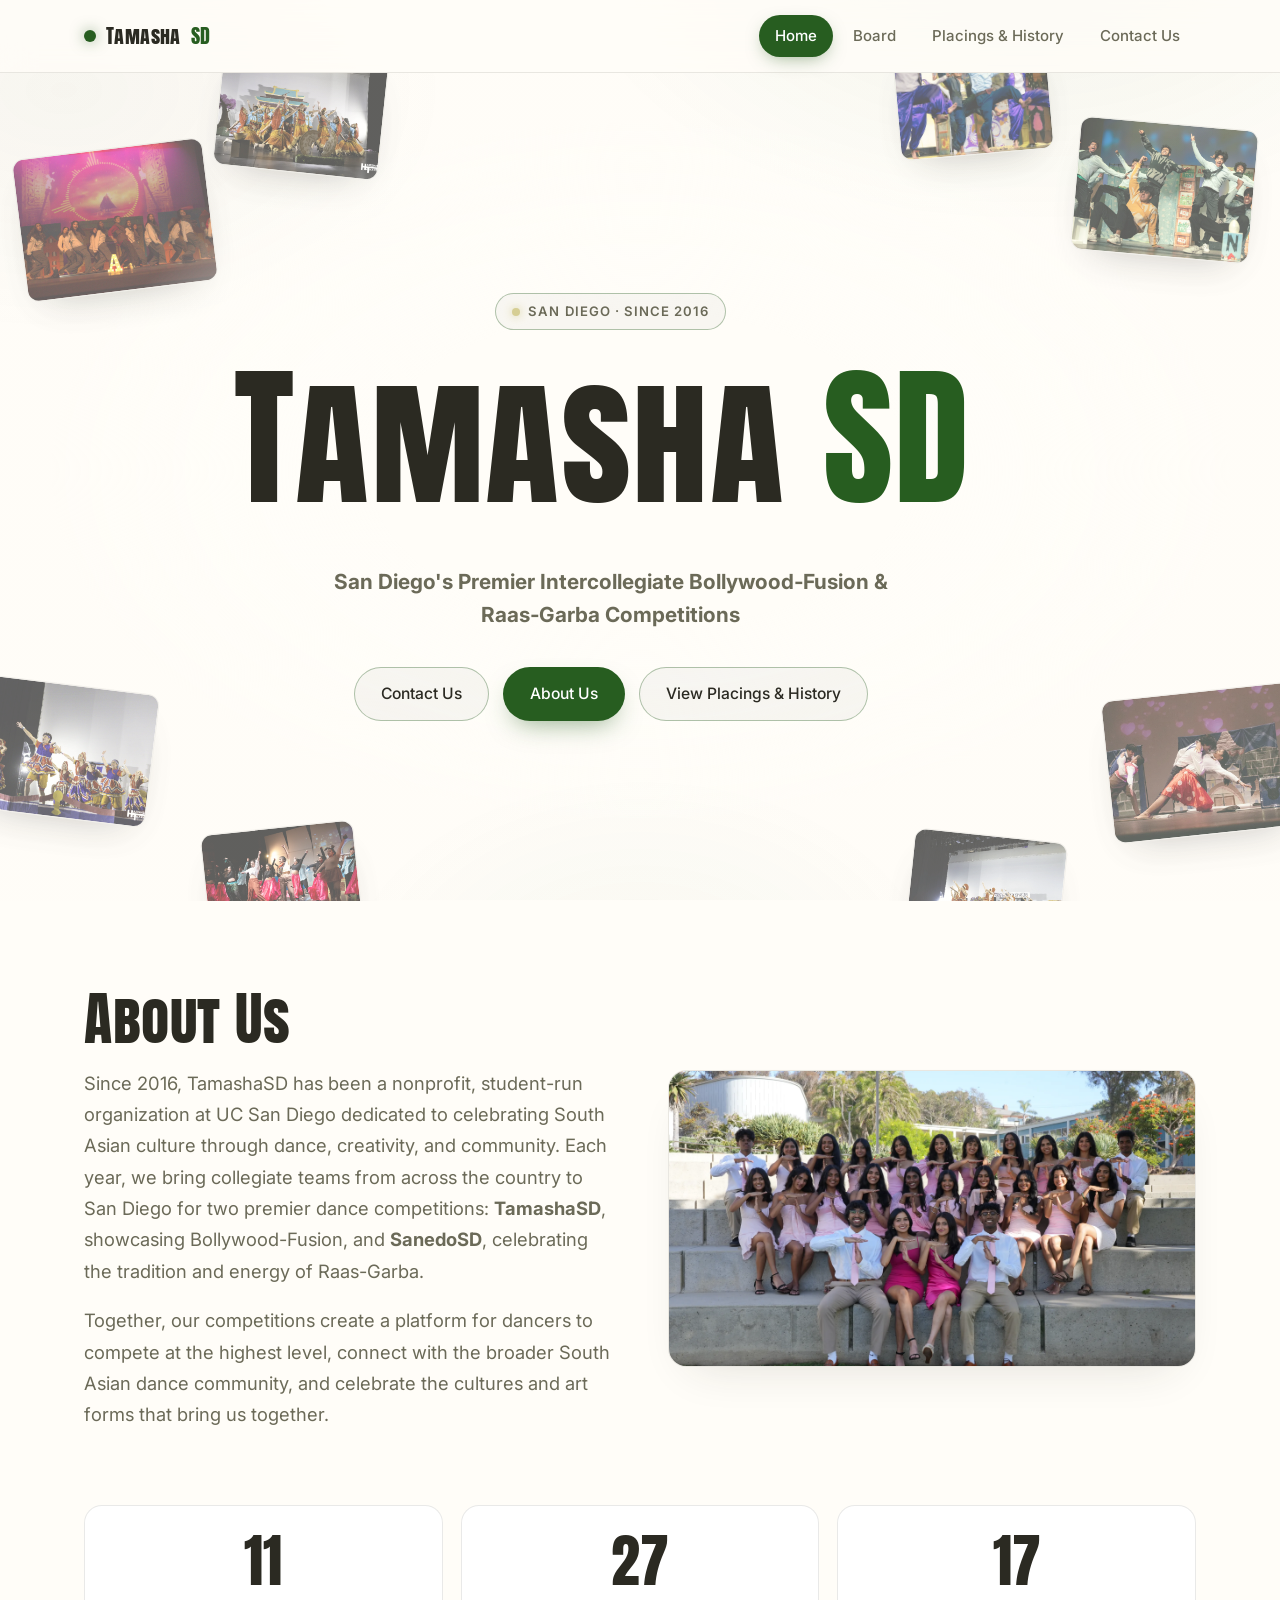
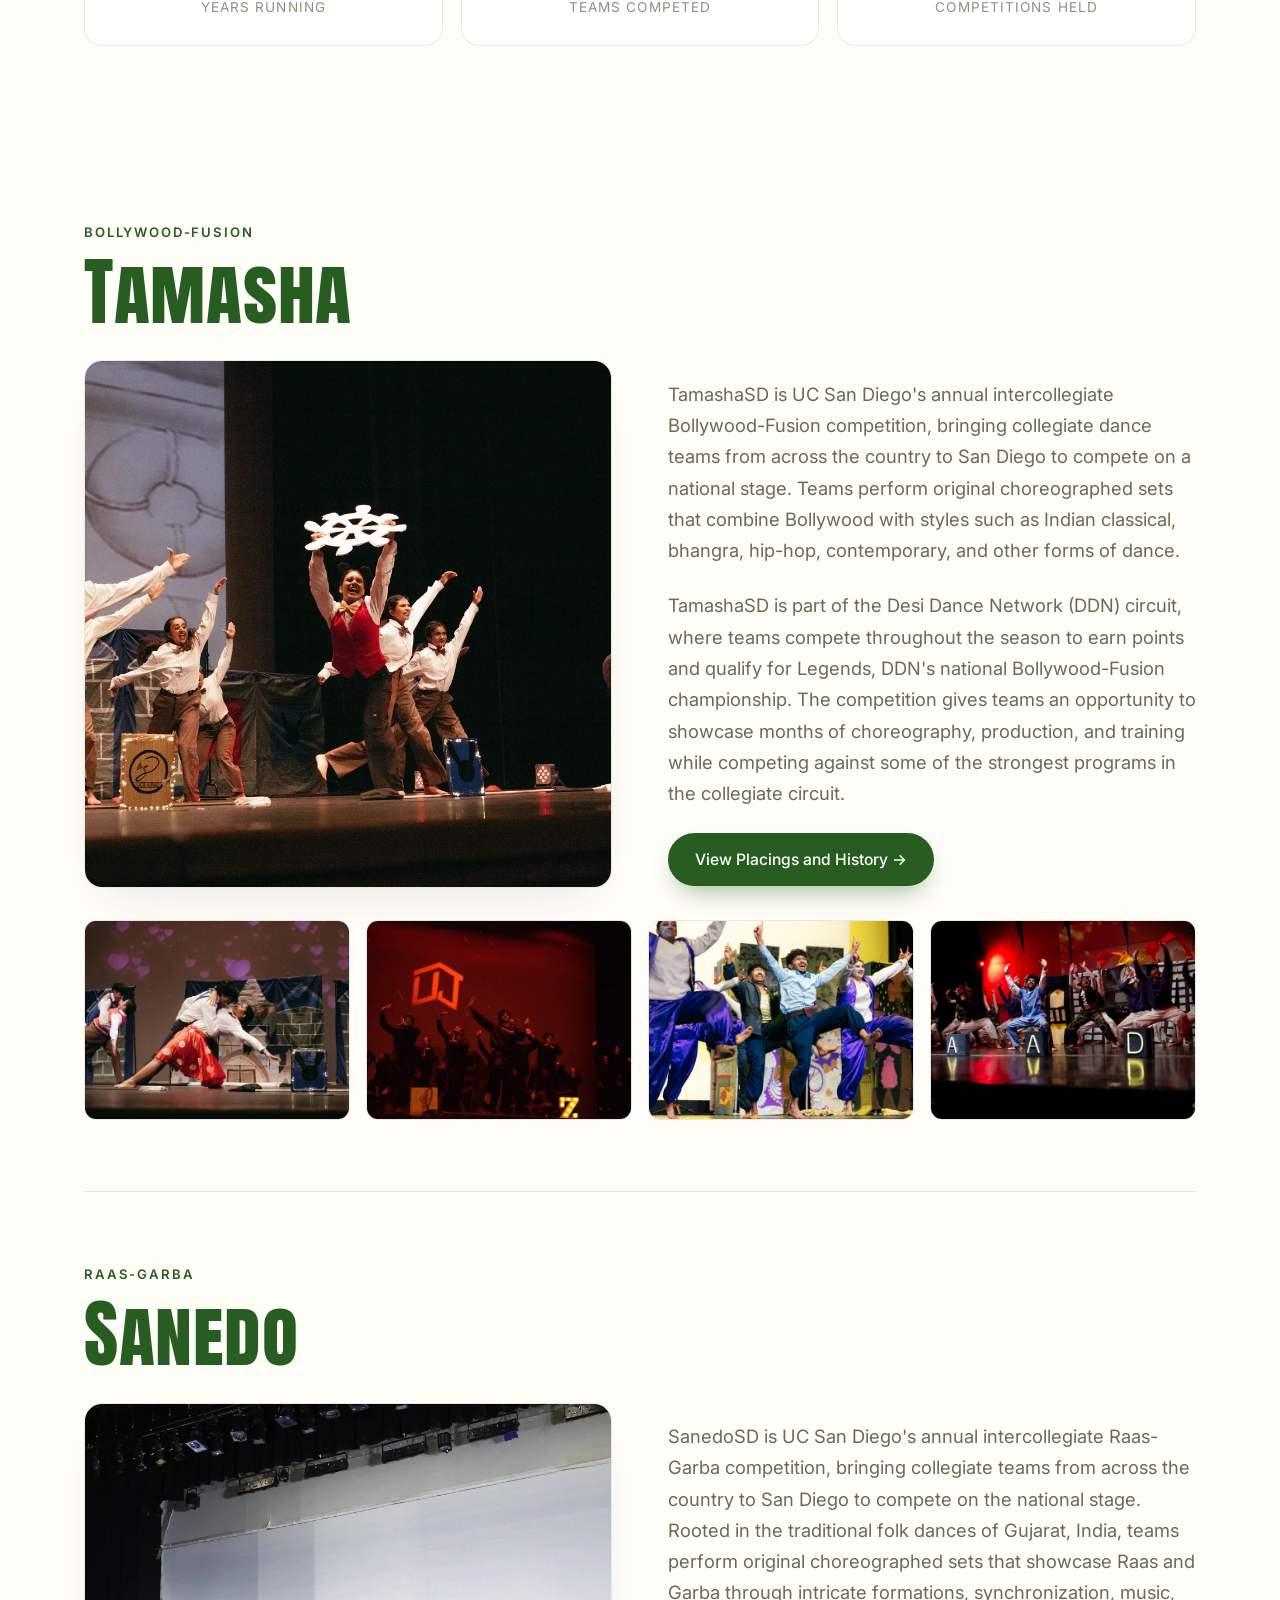
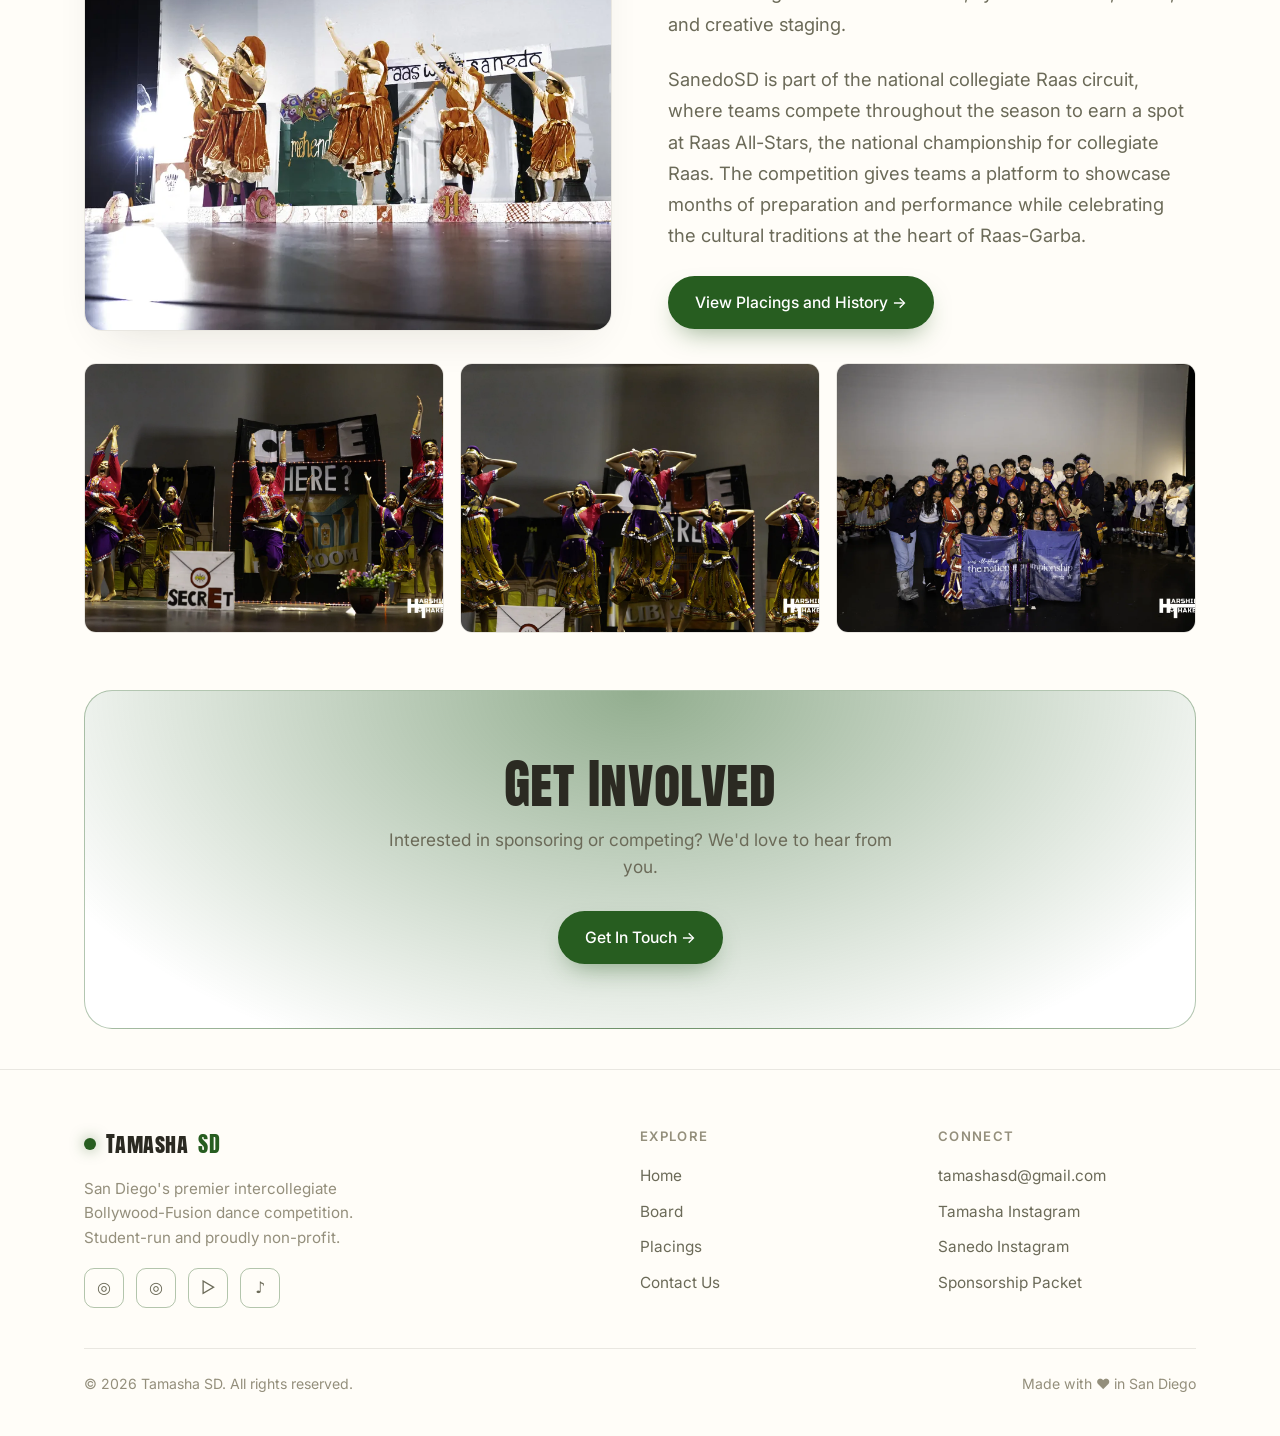
<file: index.html>
<!DOCTYPE html>
<html lang="en">
<head>
  <meta charset="UTF-8" />
  <meta name="viewport" content="width=device-width, initial-scale=1.0" />
  <title>Tamasha SD — San Diego's Premier Intercollegiate Bollywood-Fusion &amp; Raas-Garba Competitions</title>
  <meta name="description" content="Since 2016, TamashaSD has been a nonprofit, student-run organization at UC San Diego, hosting two premier intercollegiate dance competitions: TamashaSD for Bollywood-Fusion and SanedoSD for Raas-Garba." />
  <link rel="preconnect" href="https://fonts.googleapis.com" />
  <link rel="preconnect" href="https://fonts.gstatic.com" crossorigin />
  <link href="https://fonts.googleapis.com/css2?family=Inter:wght@300;400;500;600;700&family=Anton+SC&display=swap" rel="stylesheet" />
  <link rel="stylesheet" href="styles.css" />
</head>
<body>

  <!-- ===== Navbar ===== -->
  <header class="nav">
    <div class="container nav-inner">
      <a class="brand" href="index.html">
        <span class="dot"></span> Tamasha <span class="sd">SD</span>
      </a>
      <button class="nav-toggle" aria-label="Toggle navigation" aria-expanded="false">☰</button>
      <ul class="nav-links">
        <li><a href="index.html" class="active">Home</a></li>
        <li><a href="board.html">Board</a></li>
        <li><a href="placings.html">Placings & History</a></li>
        <li><a href="contact.html">Contact Us</a></li>
      </ul>
    </div>
  </header>

  <!-- ===== Hero ===== -->
  <section class="hero">
    <!-- Competition photos behind the title. Decorative only, so they carry
         no alt text and are hidden from screen readers. Swap the filenames to
         change which shots appear; positions live in .hero-collage in styles.css. -->
    <div class="hero-collage" aria-hidden="true">
      <img class="hc hc-1" src="photos/tamasha_gallery/web/tamasha-rotate-2.webp" alt="" />
      <img class="hc hc-2" src="photos/sanedo_gallery/web/sanedo-rotate-2.webp" alt="" />
      <img class="hc hc-3" src="photos/tamasha_gallery/web/tamasha-rotate-5.webp" alt="" />
      <img class="hc hc-4" src="photos/tamasha_gallery/web/tamasha-static-3.webp" alt="" />
      <img class="hc hc-5" src="photos/sanedo_gallery/web/sanedo-rotate-3.webp" alt="" />
      <img class="hc hc-6" src="photos/tamasha_gallery/web/tamasha-rotate-7.webp" alt="" />
      <img class="hc hc-7" src="photos/tamasha_gallery/web/tamasha-static-1.webp" alt="" />
      <img class="hc hc-8" src="photos/sanedo_gallery/web/sanedo-rotate-1.webp" alt="" />
    </div>
    <div class="container">
      <div class="eyebrow"><span class="pulse"></span> San Diego · Since 2016</div>
      <h1 class="hero-title" aria-label="Tamasha SD">
        <span class="hero-title-text" aria-hidden="true">
          <span data-typewriter-main>Tamasha </span><span class="gradient-text" data-typewriter-accent>SD</span><span class="typewriter-cursor"></span>
        </span>
      </h1>
      <!-- Non-breaking hyphens keep "Bollywood-Fusion" and "Raas-Garba" from
           splitting across lines when the tagline wraps. -->
      <p class="lead">San Diego's Premier Intercollegiate Bollywood&#8209;Fusion &amp; Raas&#8209;Garba Competitions</p>
      <div class="hero-actions">
        <a class="btn btn-ghost" href="contact.html">Contact Us</a>
        <a class="btn btn-primary" href="#about">About Us</a>
        <a class="btn btn-ghost" href="placings.html">View Placings & History</a>
      </div>
    </div>
    <a class="scroll-cue" href="#about" aria-label="Scroll to About section">
      <span>Scroll</span>
      <span class="arrow" aria-hidden="true">↓</span>
    </a>
  </section>

  <!-- ===== About ===== -->
  <section class="section" id="about">
    <div class="container split">
      <div>
        <h2>About Us</h2>
        <p>
          Since 2016, TamashaSD has been a nonprofit, student-run organization at
          UC San Diego dedicated to celebrating South Asian culture through dance,
          creativity, and community. Each year, we bring collegiate teams from
          across the country to San Diego for two premier dance competitions:
          <strong>TamashaSD</strong>, showcasing Bollywood-Fusion, and
          <strong>SanedoSD</strong>, celebrating the tradition and energy of
          Raas-Garba.
        </p>
        <p>
          Together, our competitions create a platform for dancers to compete at
          the highest level, connect with the broader South Asian dance community,
          and celebrate the cultures and art forms that bring us together.
        </p>
      </div>
      <div class="media">
        <img src="photos/board/25-26/web/full-board-1.webp" alt="The Tamasha SD board" loading="lazy" />
      </div>
    </div>
    <div class="container">
      <div class="stats">
        <div class="stat"><div class="num">11</div><div class="label">Years Running</div></div>
        <div class="stat"><div class="num">27</div><div class="label">Teams Competed</div></div>
        <div class="stat"><div class="num">17</div><div class="label">Competitions Held</div></div>
      </div>
    </div>
  </section>

  <!-- ===== Competition Showcase ===== -->
  <section class="section" id="showcase">
    <div class="container">
      <div class="showcase-panel" data-panel="tamasha">
        <div class="showcase-head">
          <div class="section-tag">Bollywood-Fusion</div>
          <h2 class="gradient-text">Tamasha</h2>
        </div>
        <div class="showcase-top">
          <div class="showcase-rotator">
            <img class="is-active" src="photos/tamasha_gallery/web/tamasha-rotate-1.webp" alt="Tamasha competition photo 1" />
            <img src="photos/tamasha_gallery/web/tamasha-rotate-2.webp" alt="Tamasha competition photo 2" />
            <img src="photos/tamasha_gallery/web/tamasha-rotate-3.webp" alt="Tamasha competition photo 3" />
            <img src="photos/tamasha_gallery/web/tamasha-rotate-4.webp" alt="Tamasha competition photo 4" />
            <img src="photos/tamasha_gallery/web/tamasha-rotate-5.webp" alt="Tamasha competition photo 5" />
            <img src="photos/tamasha_gallery/web/tamasha-rotate-6.webp" alt="Tamasha competition photo 6" />
            <img src="photos/tamasha_gallery/web/tamasha-rotate-7.webp" alt="Tamasha competition photo 7" />
            <img src="photos/tamasha_gallery/web/tamasha-rotate-8.webp" alt="Tamasha competition photo 8" />
          </div>
          <div class="showcase-blurb">
            <p>
              TamashaSD is UC San Diego's annual intercollegiate Bollywood-Fusion
              competition, bringing collegiate dance teams from across the country
              to San Diego to compete on a national stage. Teams perform original
              choreographed sets that combine Bollywood with styles such as Indian
              classical, bhangra, hip-hop, contemporary, and other forms of dance.
            </p>
            <p>
              TamashaSD is part of the Desi Dance Network (DDN) circuit, where
              teams compete throughout the season to earn points and qualify for
              Legends, DDN's national Bollywood-Fusion championship. The competition
              gives teams an opportunity to showcase months of choreography,
              production, and training while competing against some of the strongest
              programs in the collegiate circuit.
            </p>
            <a class="btn btn-primary" href="placings.html#tamasha">View Placings and History →</a>
          </div>
        </div>
        <div class="showcase-static">
          <img src="photos/tamasha_gallery/web/tamasha-static-1.webp" alt="Tamasha competition photo" loading="lazy" />
          <img src="photos/tamasha_gallery/web/tamasha-static-2.webp" alt="Tamasha competition photo" loading="lazy" />
          <img src="photos/tamasha_gallery/web/tamasha-static-3.webp" alt="Tamasha competition photo" loading="lazy" />
          <img src="photos/tamasha_gallery/web/tamasha-static-4.webp" alt="Tamasha competition photo" loading="lazy" />
        </div>
      </div>

      <div class="showcase-panel" data-panel="sanedo">
        <div class="showcase-head">
          <div class="section-tag">Raas-Garba</div>
          <h2 class="gradient-text">Sanedo</h2>
        </div>
        <div class="showcase-top">
          <div class="showcase-rotator">
            <img class="is-active" src="photos/sanedo_gallery/web/sanedo-rotate-1.webp" alt="Sanedo competition photo 1" />
            <img src="photos/sanedo_gallery/web/sanedo-rotate-2.webp" alt="Sanedo competition photo 2" />
            <img src="photos/sanedo_gallery/web/sanedo-rotate-3.webp" alt="Sanedo competition photo 3" />
          </div>
          <div class="showcase-blurb">
            <p>
              SanedoSD is UC San Diego's annual intercollegiate Raas-Garba
              competition, bringing collegiate teams from across the country to San
              Diego to compete on the national stage. Rooted in the traditional folk
              dances of Gujarat, India, teams perform original choreographed sets
              that showcase Raas and Garba through intricate formations,
              synchronization, music, and creative staging.
            </p>
            <p>
              SanedoSD is part of the national collegiate Raas circuit, where teams
              compete throughout the season to earn a spot at Raas All-Stars, the
              national championship for collegiate Raas. The competition gives teams
              a platform to showcase months of preparation and performance while
              celebrating the cultural traditions at the heart of Raas-Garba.
            </p>
            <a class="btn btn-primary" href="placings.html#sanedo">View Placings and History →</a>
          </div>
        </div>
        <!-- Sanedo has only 9 raw photos, and the other six are reserved for
             the year cards on placings.html, so this strip reuses rotate-4/5/6.
             Swap these out once the club supplies more Sanedo photos. -->
        <div class="showcase-static">
          <img src="photos/sanedo_gallery/web/sanedo-rotate-4.webp" alt="Sanedo competition photo" loading="lazy" />
          <img src="photos/sanedo_gallery/web/sanedo-rotate-5.webp" alt="Sanedo competition photo" loading="lazy" />
          <img src="photos/sanedo_gallery/web/sanedo-rotate-6.webp" alt="Sanedo competition photo" loading="lazy" />
        </div>
      </div>
    </div>
  </section>




  <!-- ===== CTA ===== -->
  <section class="container">
    <div class="cta">
      <h2>Get Involved</h2>
      <p>Interested in sponsoring or competing? We'd love to hear from you.</p>
      <a class="btn btn-primary" href="contact.html">Get In Touch →</a>
    </div>
  </section>

  <!-- ===== Footer ===== -->
  <footer class="footer">
    <div class="container">
      <div class="footer-grid">
        <div>
          <div class="brand"><span class="dot"></span> Tamasha <span class="sd">SD</span></div>
          <p>San Diego's premier intercollegiate Bollywood-Fusion dance competition. Student-run and proudly non-profit.</p>
          <div class="socials">
            <a href="https://www.instagram.com/tamashasd/" target="_blank" rel="noopener noreferrer" aria-label="Tamasha SD Instagram">◎</a>
            <a href="https://www.instagram.com/sanedosd/" target="_blank" rel="noopener noreferrer" aria-label="Sanedo SD Instagram">◎</a>
            <a href="https://www.youtube.com/@tamashasd3665" target="_blank" rel="noopener noreferrer" aria-label="YouTube">▷</a>
            <a href="https://www.tiktok.com/@sanedoxtamasha" target="_blank" rel="noopener noreferrer" aria-label="TikTok">♪</a>
          </div>
        </div>
        <div>
          <h4>Explore</h4>
          <ul>
            <li><a href="index.html">Home</a></li>
            <li><a href="board.html">Board</a></li>
            <li><a href="placings.html">Placings</a></li>
            <li><a href="contact.html">Contact Us</a></li>
          </ul>
        </div>
        <div>
          <h4>Connect</h4>
          <ul>
            <li><a href="mailto:tamashasd@gmail.com">tamashasd@gmail.com</a></li>
            <li><a href="https://www.instagram.com/tamashasd/" target="_blank" rel="noopener noreferrer">Tamasha Instagram</a></li>
            <li><a href="https://www.instagram.com/sanedosd/" target="_blank" rel="noopener noreferrer">Sanedo Instagram</a></li>
            <li><a href="assets/Sponsorship.pdf" target="_blank" rel="noopener noreferrer">Sponsorship Packet</a></li>
          </ul>
        </div>
      </div>
      <div class="footer-bottom">
        <span>© 2026 Tamasha SD. All rights reserved.</span>
        <span>Made with ♥ in San Diego</span>
      </div>
    </div>
  </footer>

  <script src="home.js"></script>
  <script src="showcase.js"></script>
  <script src="nav.js"></script>
</body>
</html>
</file>
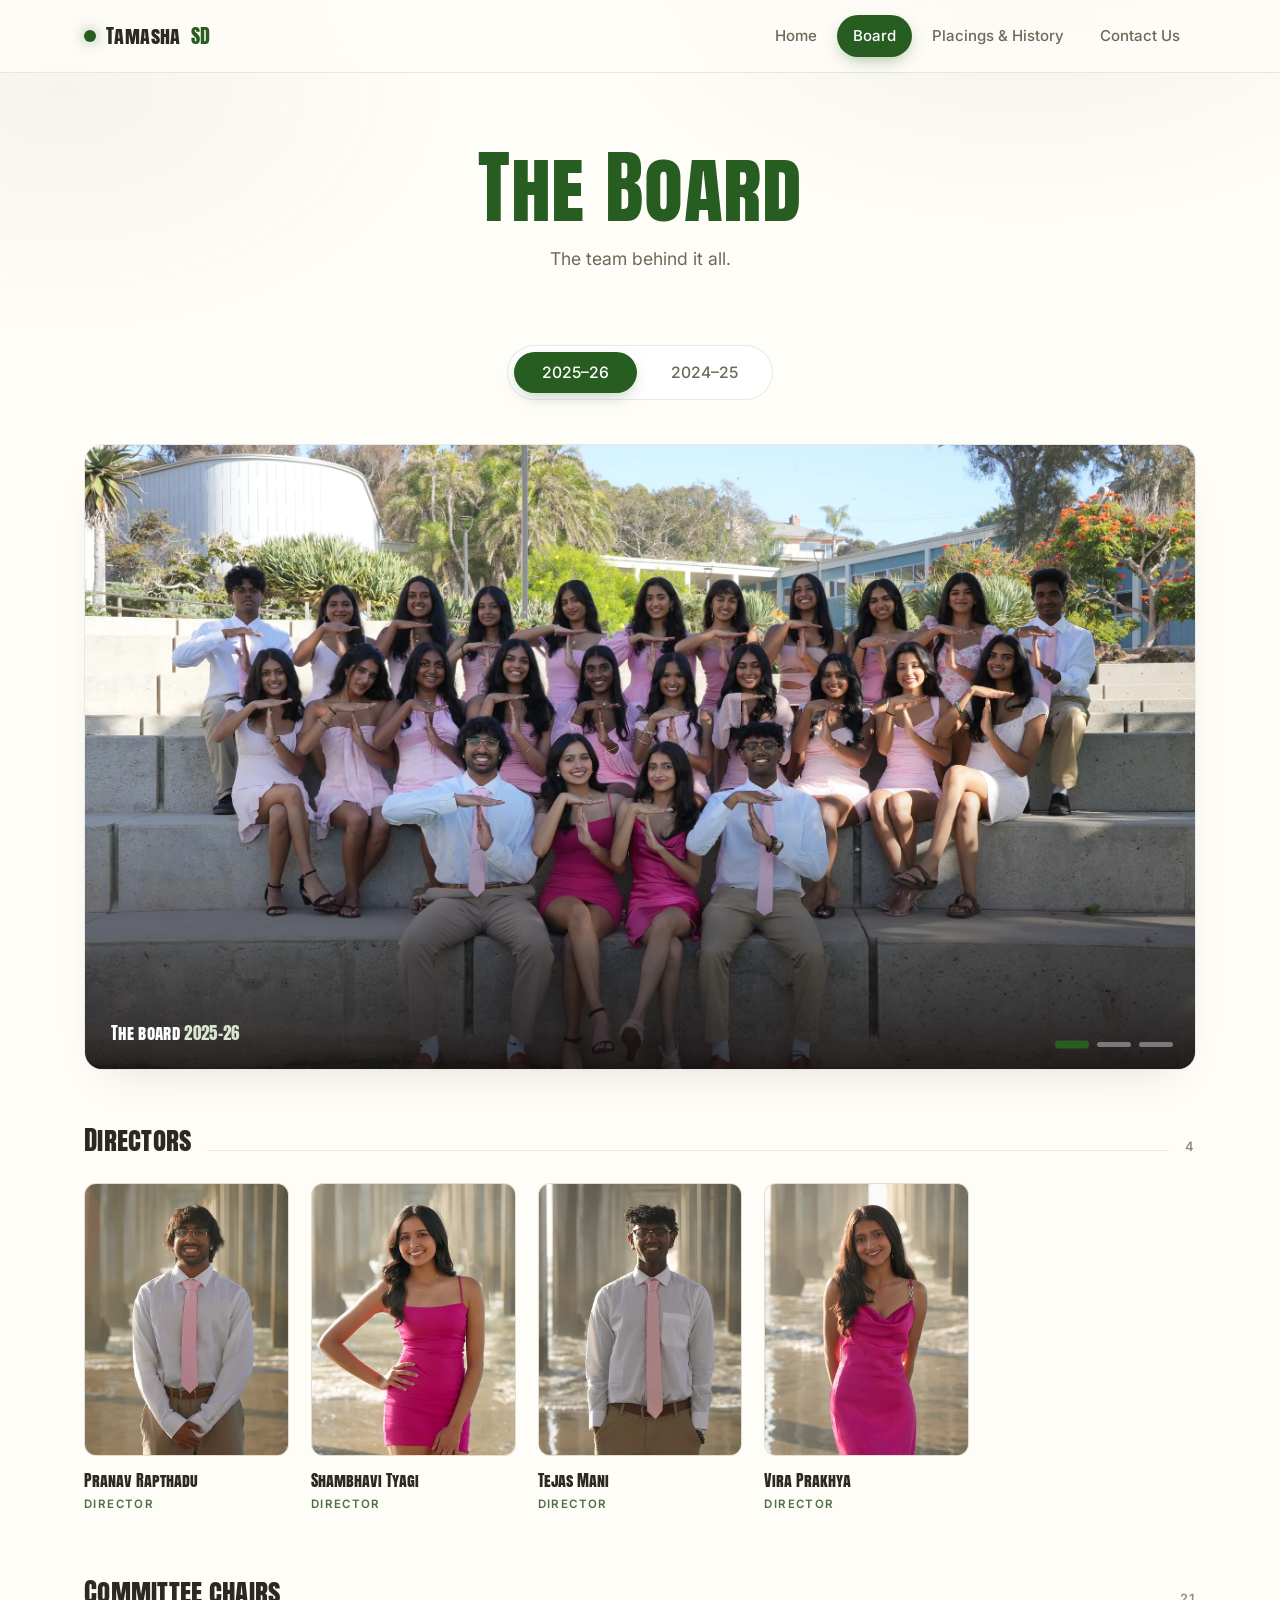
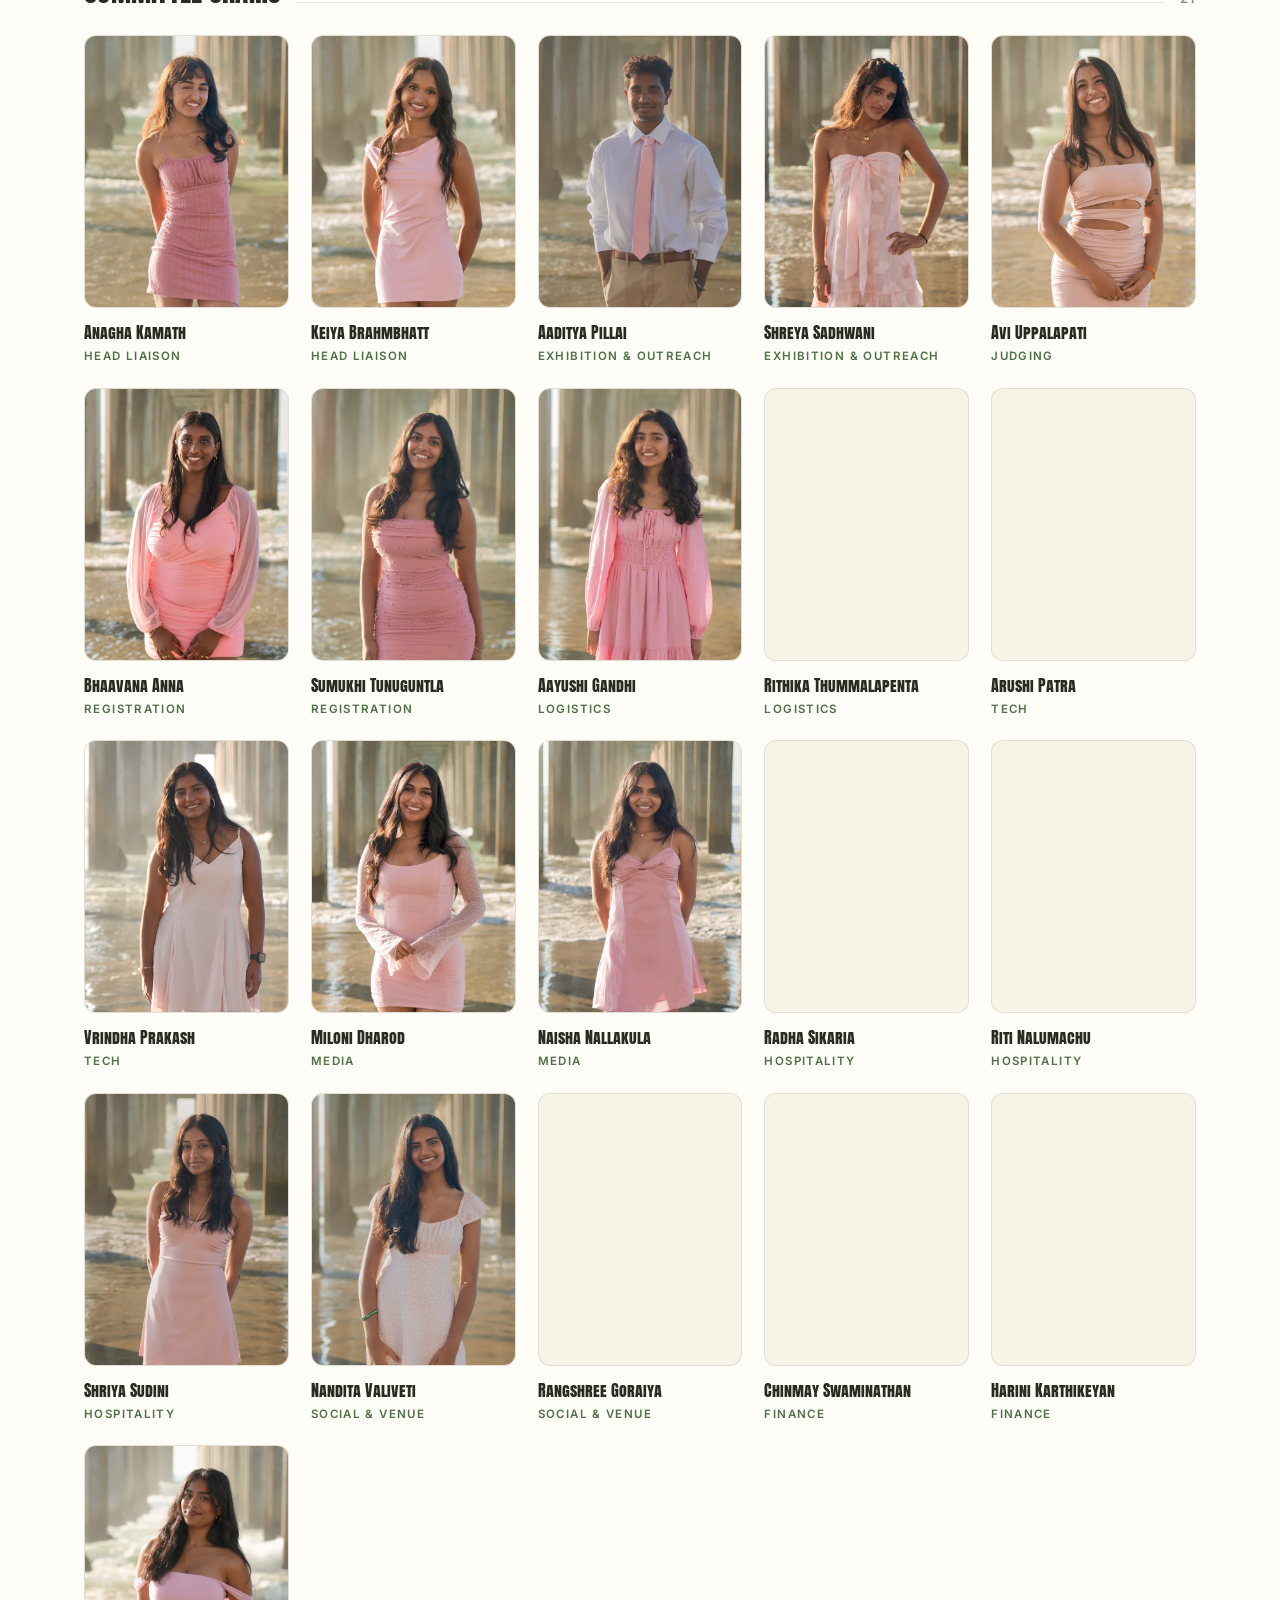
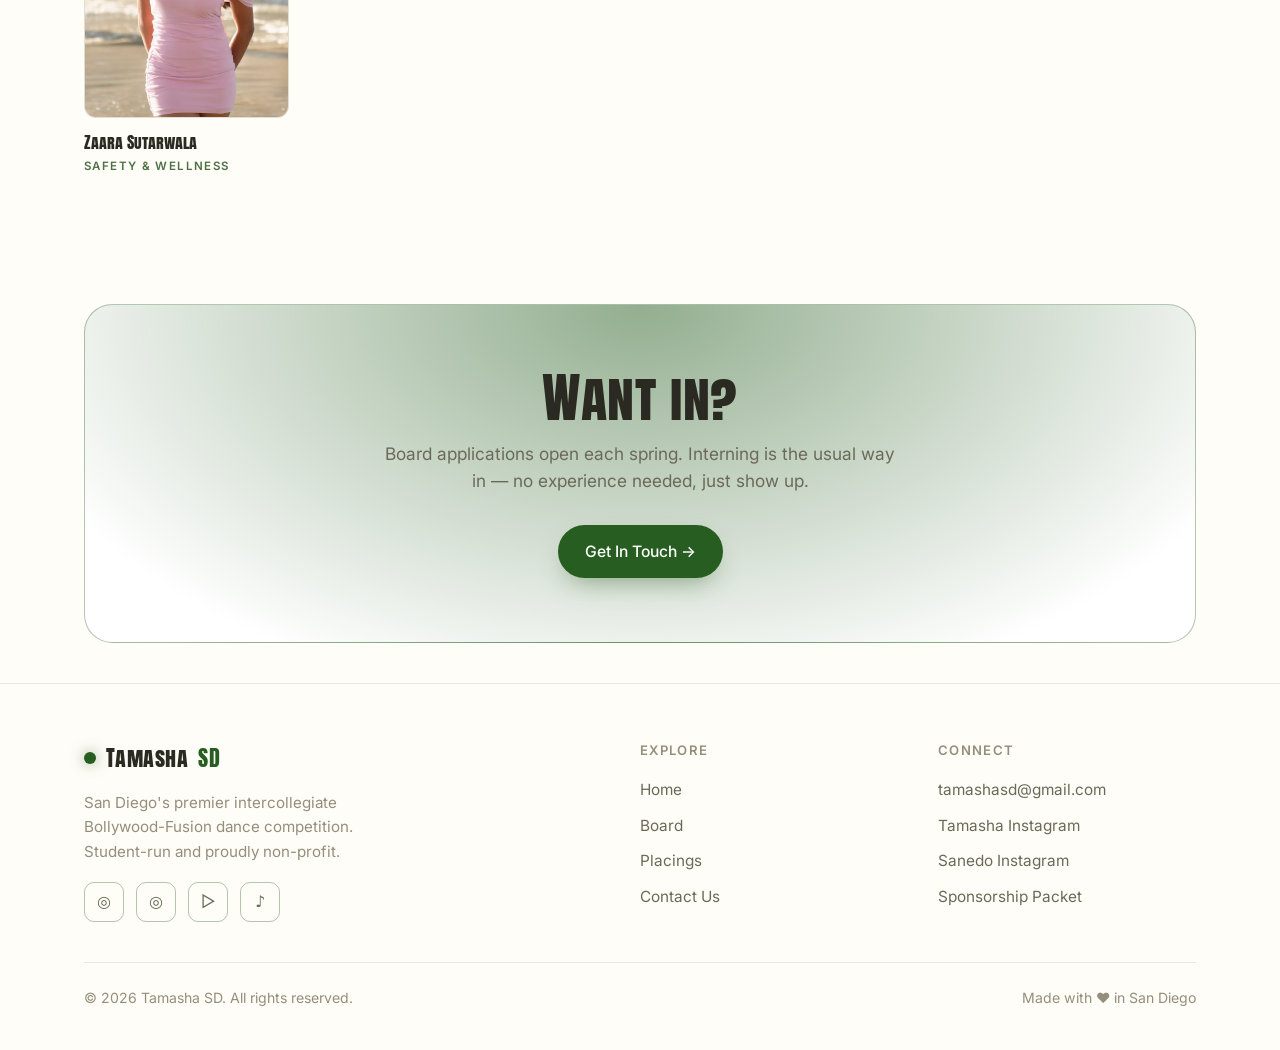
<file: board.html>
<!DOCTYPE html>
<html lang="en">
<head>
  <meta charset="UTF-8" />
  <meta name="viewport" content="width=device-width, initial-scale=1.0" />
  <title>Board — Tamasha SD</title>
  <meta name="description" content="Meet the students who run Tamasha SD — directors, committee chairs, and interns, season by season." />
  <link rel="preconnect" href="https://fonts.googleapis.com" />
  <link rel="preconnect" href="https://fonts.gstatic.com" crossorigin />
  <link href="https://fonts.googleapis.com/css2?family=Inter:wght@300;400;500;600;700&family=Anton+SC&display=swap" rel="stylesheet" />
  <link rel="stylesheet" href="styles.css" />
  <link rel="stylesheet" href="board.css" />
</head>
<body>

  <!-- ===== Navbar ===== -->
  <header class="nav">
    <div class="container nav-inner">
      <a class="brand" href="index.html">
        <span class="dot"></span> Tamasha <span class="sd">SD</span>
      </a>
      <button class="nav-toggle" aria-label="Toggle navigation" aria-expanded="false">☰</button>
      <ul class="nav-links">
        <li><a href="index.html">Home</a></li>
        <li><a href="board.html" class="active">Board</a></li>
        <li><a href="placings.html">Placings & History</a></li>
        <li><a href="contact.html">Contact Us</a></li>
      </ul>
    </div>
  </header>

  <!-- ===== Page hero ===== -->
  <section class="page-hero">
    <div class="container">
      <h1 class="gradient-text">The Board</h1>
      <p>The team behind it all.</p>
    </div>
  </section>

  <!-- ===== Board ===== -->
  <section class="section" style="padding-top: 24px;">
    <div class="container">
      <div class="season-bar">
        <div class="season-tabs" aria-label="Board season"></div>
      </div>

      <div data-board></div>
    </div>
  </section>

  <!-- ===== CTA ===== -->
  <section class="container">
    <div class="cta">
      <h2>Want in?</h2>
      <p>Board applications open each spring. Interning is the usual way in — no experience needed, just show up.</p>
      <a class="btn btn-primary" href="contact.html">Get In Touch →</a>
    </div>
  </section>

  <!-- ===== Footer ===== -->
  <footer class="footer">
    <div class="container">
      <div class="footer-grid">
        <div>
          <div class="brand"><span class="dot"></span> Tamasha <span class="sd">SD</span></div>
          <p>San Diego's premier intercollegiate Bollywood-Fusion dance competition. Student-run and proudly non-profit.</p>
          <div class="socials">
            <a href="https://www.instagram.com/tamashasd/" target="_blank" rel="noopener noreferrer" aria-label="Tamasha SD Instagram">◎</a>
            <a href="https://www.instagram.com/sanedosd/" target="_blank" rel="noopener noreferrer" aria-label="Sanedo SD Instagram">◎</a>
            <a href="https://www.youtube.com/@tamashasd3665" target="_blank" rel="noopener noreferrer" aria-label="YouTube">▷</a>
            <a href="https://www.tiktok.com/@sanedoxtamasha" target="_blank" rel="noopener noreferrer" aria-label="TikTok">♪</a>
          </div>
        </div>
        <div>
          <h4>Explore</h4>
          <ul>
            <li><a href="index.html">Home</a></li>
            <li><a href="board.html">Board</a></li>
            <li><a href="placings.html">Placings</a></li>
            <li><a href="contact.html">Contact Us</a></li>
          </ul>
        </div>
        <div>
          <h4>Connect</h4>
          <ul>
            <li><a href="mailto:tamashasd@gmail.com">tamashasd@gmail.com</a></li>
            <li><a href="https://www.instagram.com/tamashasd/" target="_blank" rel="noopener noreferrer">Tamasha Instagram</a></li>
            <li><a href="https://www.instagram.com/sanedosd/" target="_blank" rel="noopener noreferrer">Sanedo Instagram</a></li>
            <li><a href="assets/Sponsorship.pdf" target="_blank" rel="noopener noreferrer">Sponsorship Packet</a></li>
          </ul>
        </div>
      </div>
      <div class="footer-bottom">
        <span>© 2026 Tamasha SD. All rights reserved.</span>
        <span>Made with ♥ in San Diego</span>
      </div>
    </div>
  </footer>

  <!-- ===== Lightbox ===== -->
  <div class="lightbox" role="dialog" aria-modal="true" aria-label="Board photo" hidden>
    <button class="lb-btn lb-close" type="button" aria-label="Close">✕</button>
    <button class="lb-btn lb-prev" type="button" aria-label="Previous person">‹</button>
    <button class="lb-btn lb-next" type="button" aria-label="Next person">›</button>
    <div>
      <div class="lightbox-stage"><img alt="" /></div>
      <div class="lightbox-meta">
        <div class="lb-name"></div>
        <div class="lb-role"></div>
        <div class="lb-count"></div>
      </div>
    </div>
  </div>

  <script src="nav.js"></script>
  <script src="board-data.js"></script>
  <script src="board.js"></script>
</body>
</html>
</file>
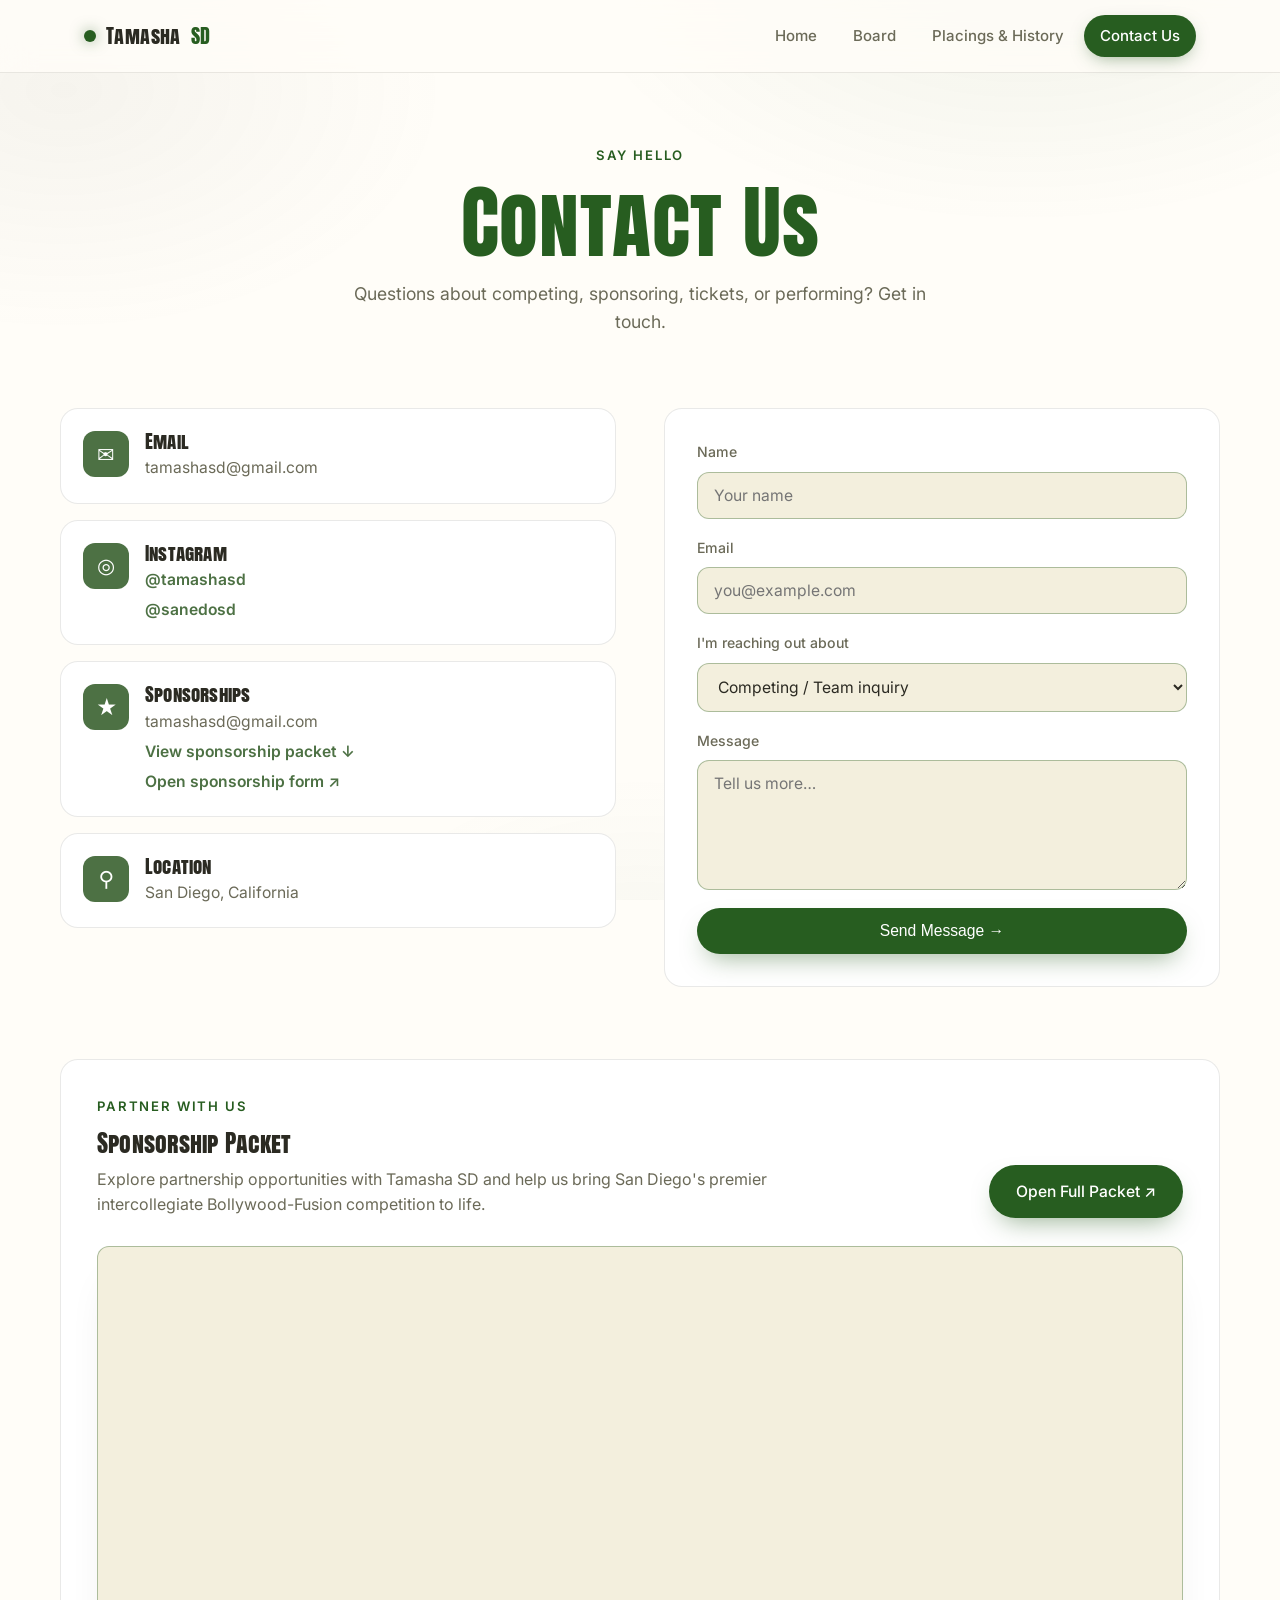
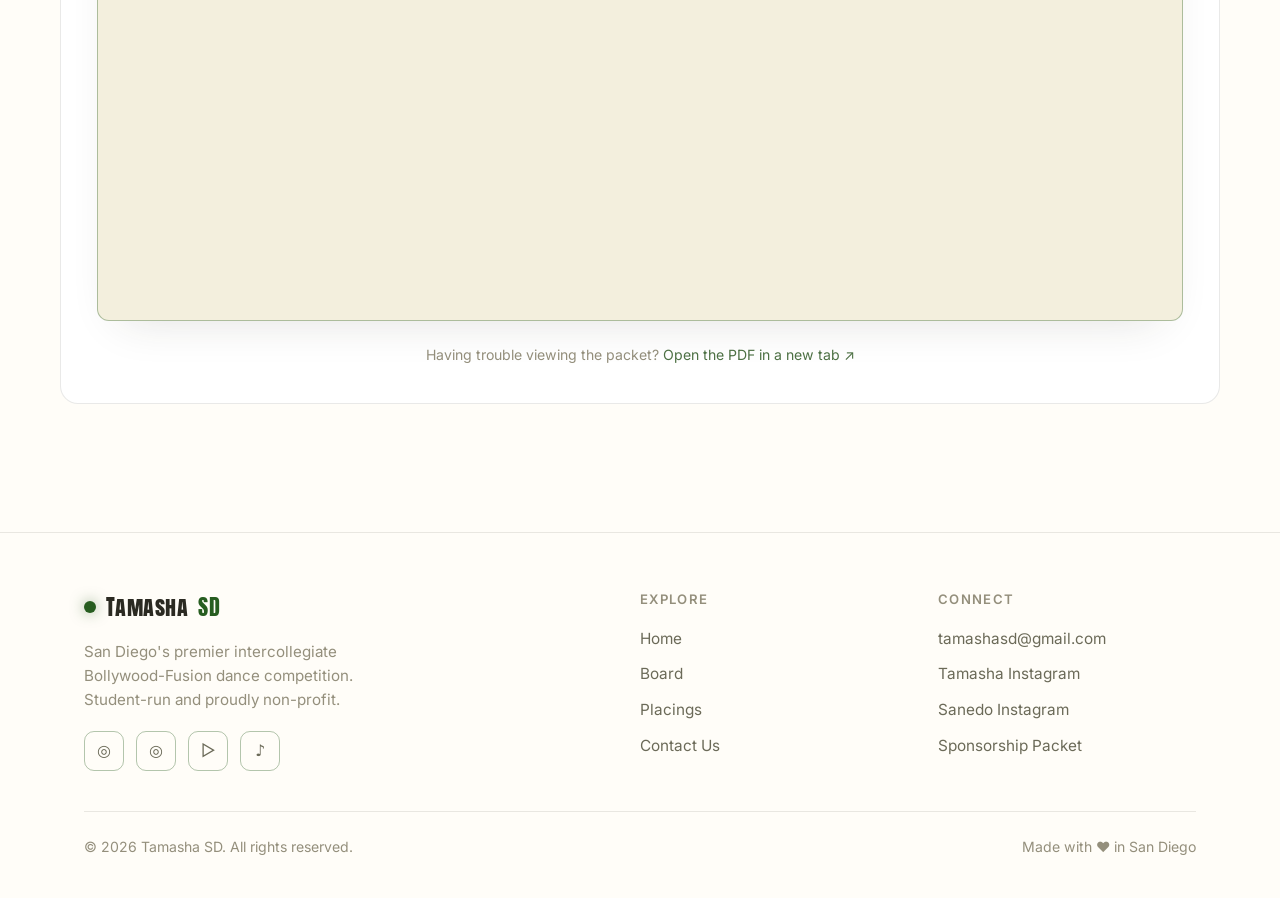
<file: contact.html>
<!DOCTYPE html>
<html lang="en">
<head>
  <meta charset="UTF-8" />
  <meta name="viewport" content="width=device-width, initial-scale=1.0" />
  <title>Contact Us — Tamasha SD</title>
  <meta name="description" content="Get in touch with Tamasha SD — for teams, sponsorships, tickets, and general inquiries about San Diego's premier Bollywood-Fusion dance competition." />
  <link rel="preconnect" href="https://fonts.googleapis.com" />
  <link rel="preconnect" href="https://fonts.gstatic.com" crossorigin />
  <link href="https://fonts.googleapis.com/css2?family=Inter:wght@300;400;500;600;700&family=Anton+SC&display=swap" rel="stylesheet" />
  <link rel="stylesheet" href="styles.css" />
</head>
<body>

  <!-- ===== Navbar ===== -->
  <header class="nav">
    <div class="container nav-inner">
      <a class="brand" href="index.html">
        <span class="dot"></span> Tamasha <span class="sd">SD</span>
      </a>
      <button class="nav-toggle" aria-label="Toggle navigation" aria-expanded="false">☰</button>
      <ul class="nav-links">
        <li><a href="index.html">Home</a></li>
        <li><a href="board.html">Board</a></li>
        <li><a href="placings.html">Placings & History</a></li>
        <li><a href="contact.html" class="active">Contact Us</a></li>
      </ul>
    </div>
  </header>

  <!-- ===== Page hero ===== -->
  <section class="page-hero">
    <div class="container">
      <div class="section-tag">Say Hello</div>
      <h1 class="gradient-text">Contact Us</h1>
      <p>Questions about competing, sponsoring, tickets, or performing? Get in touch.</p>
    </div>
  </section>

  <main class="container section" style="padding-top: 24px;">
    <div class="contact-grid">
      <!-- Info column -->
      <div>
        <div class="info-card">
          <div class="ico">✉</div>
          <div>
            <h3>Email</h3>
            <a href="mailto:tamashasd@gmail.com">tamashasd@gmail.com</a>
          </div>
        </div>
        <div class="info-card">
          <div class="ico">◎</div>
          <div>
            <h3>Instagram</h3>
            <div class="info-links instagram-links">
              <a href="https://www.instagram.com/tamashasd/" target="_blank" rel="noopener noreferrer">@tamashasd</a>
              <a href="https://www.instagram.com/sanedosd/" target="_blank" rel="noopener noreferrer">@sanedosd</a>
            </div>
          </div>
        </div>
        <div class="info-card">
          <div class="ico">★</div>
          <div>
            <h3>Sponsorships</h3>
            <div class="info-links">
              <a href="mailto:tamashasd@gmail.com">tamashasd@gmail.com</a>
              <a class="resource-link" href="#sponsorship-packet">View sponsorship packet ↓</a>
              <a class="resource-link" href="https://docs.google.com/document/d/1MJeOQnGnk07NTNpXd0Q2Pz9vpLfP8yCVOMzh33v1dE0/edit?tab=t.0" target="_blank" rel="noopener noreferrer">Open sponsorship form ↗</a>
            </div>
          </div>
        </div>
        <div class="info-card">
          <div class="ico">⚲</div>
          <div>
            <h3>Location</h3>
            <p>San Diego, California</p>
          </div>
        </div>
      </div>

      <!-- Form column -->
      <div>
        <form class="form" id="contact-form">
          <div class="field">
            <label for="name">Name</label>
            <input type="text" id="name" name="name" placeholder="Your name" autocomplete="name" maxlength="100" required />
          </div>
          <div class="field">
            <label for="email">Email</label>
            <input type="email" id="email" name="email" placeholder="you@example.com" autocomplete="email" maxlength="254" required />
          </div>
          <div class="field">
            <label for="topic">I'm reaching out about</label>
            <select id="topic" name="topic" required>
              <option value="competing">Competing / Team inquiry</option>
              <option value="sponsorship">Sponsorship</option>
              <option value="tickets">Tickets</option>
              <option value="press">Media</option>
              <option value="other">Something else</option>
            </select>
          </div>
          <div class="field">
            <label for="message">Message</label>
            <textarea id="message" name="message" placeholder="Tell us more…" maxlength="5000" required></textarea>
          </div>
          <div class="contact-honeypot" aria-hidden="true">
            <label for="website">Leave this field empty</label>
            <input type="text" id="website" name="website" tabindex="-1" autocomplete="off" />
          </div>
          <button type="submit" class="btn btn-primary form-submit">Send Message →</button>
          <p class="form-status" id="form-status" role="status" aria-live="polite" hidden></p>
        </form>
      </div>
    </div>

    <section class="sponsorship-packet" id="sponsorship-packet" aria-labelledby="sponsorship-title">
      <div class="sponsorship-heading">
        <div>
          <div class="section-tag">Partner With Us</div>
          <h2 id="sponsorship-title">Sponsorship Packet</h2>
          <p>Explore partnership opportunities with Tamasha SD and help us bring San Diego's premier intercollegiate Bollywood-Fusion competition to life.</p>
        </div>
        <a class="btn btn-primary" href="assets/Sponsorship.pdf" target="_blank" rel="noopener noreferrer">Open Full Packet ↗</a>
      </div>
      <iframe
        class="pdf-embed"
        src="assets/Sponsorship.pdf"
        title="Tamasha SD sponsorship packet"
        loading="lazy">
      </iframe>
      <p class="embed-fallback">Having trouble viewing the packet? <a href="assets/Sponsorship.pdf" target="_blank" rel="noopener noreferrer">Open the PDF in a new tab ↗</a></p>
    </section>
  </main>

  <!-- ===== Footer ===== -->
  <footer class="footer">
    <div class="container">
      <div class="footer-grid">
        <div>
          <div class="brand"><span class="dot"></span> Tamasha <span class="sd">SD</span></div>
          <p>San Diego's premier intercollegiate Bollywood-Fusion dance competition. Student-run and proudly non-profit.</p>
          <div class="socials">
            <a href="https://www.instagram.com/tamashasd/" target="_blank" rel="noopener noreferrer" aria-label="Tamasha SD Instagram">◎</a>
            <a href="https://www.instagram.com/sanedosd/" target="_blank" rel="noopener noreferrer" aria-label="Sanedo SD Instagram">◎</a>
            <a href="https://www.youtube.com/@tamashasd3665" target="_blank" rel="noopener noreferrer" aria-label="YouTube">▷</a>
            <a href="https://www.tiktok.com/@sanedoxtamasha" target="_blank" rel="noopener noreferrer" aria-label="TikTok">♪</a>
          </div>
        </div>
        <div>
          <h4>Explore</h4>
          <ul>
            <li><a href="index.html">Home</a></li>
            <li><a href="board.html">Board</a></li>
            <li><a href="placings.html">Placings</a></li>
            <li><a href="contact.html">Contact Us</a></li>
          </ul>
        </div>
        <div>
          <h4>Connect</h4>
          <ul>
            <li><a href="mailto:tamashasd@gmail.com">tamashasd@gmail.com</a></li>
            <li><a href="https://www.instagram.com/tamashasd/" target="_blank" rel="noopener noreferrer">Tamasha Instagram</a></li>
            <li><a href="https://www.instagram.com/sanedosd/" target="_blank" rel="noopener noreferrer">Sanedo Instagram</a></li>
            <li><a href="assets/Sponsorship.pdf" target="_blank" rel="noopener noreferrer">Sponsorship Packet</a></li>
          </ul>
        </div>
      </div>
      <div class="footer-bottom">
        <span>© 2026 Tamasha SD. All rights reserved.</span>
        <span>Made with ♥ in San Diego</span>
      </div>
    </div>
  </footer>

  <script src="nav.js"></script>
  <script src="contact.js"></script>
</body>
</html>
</file>
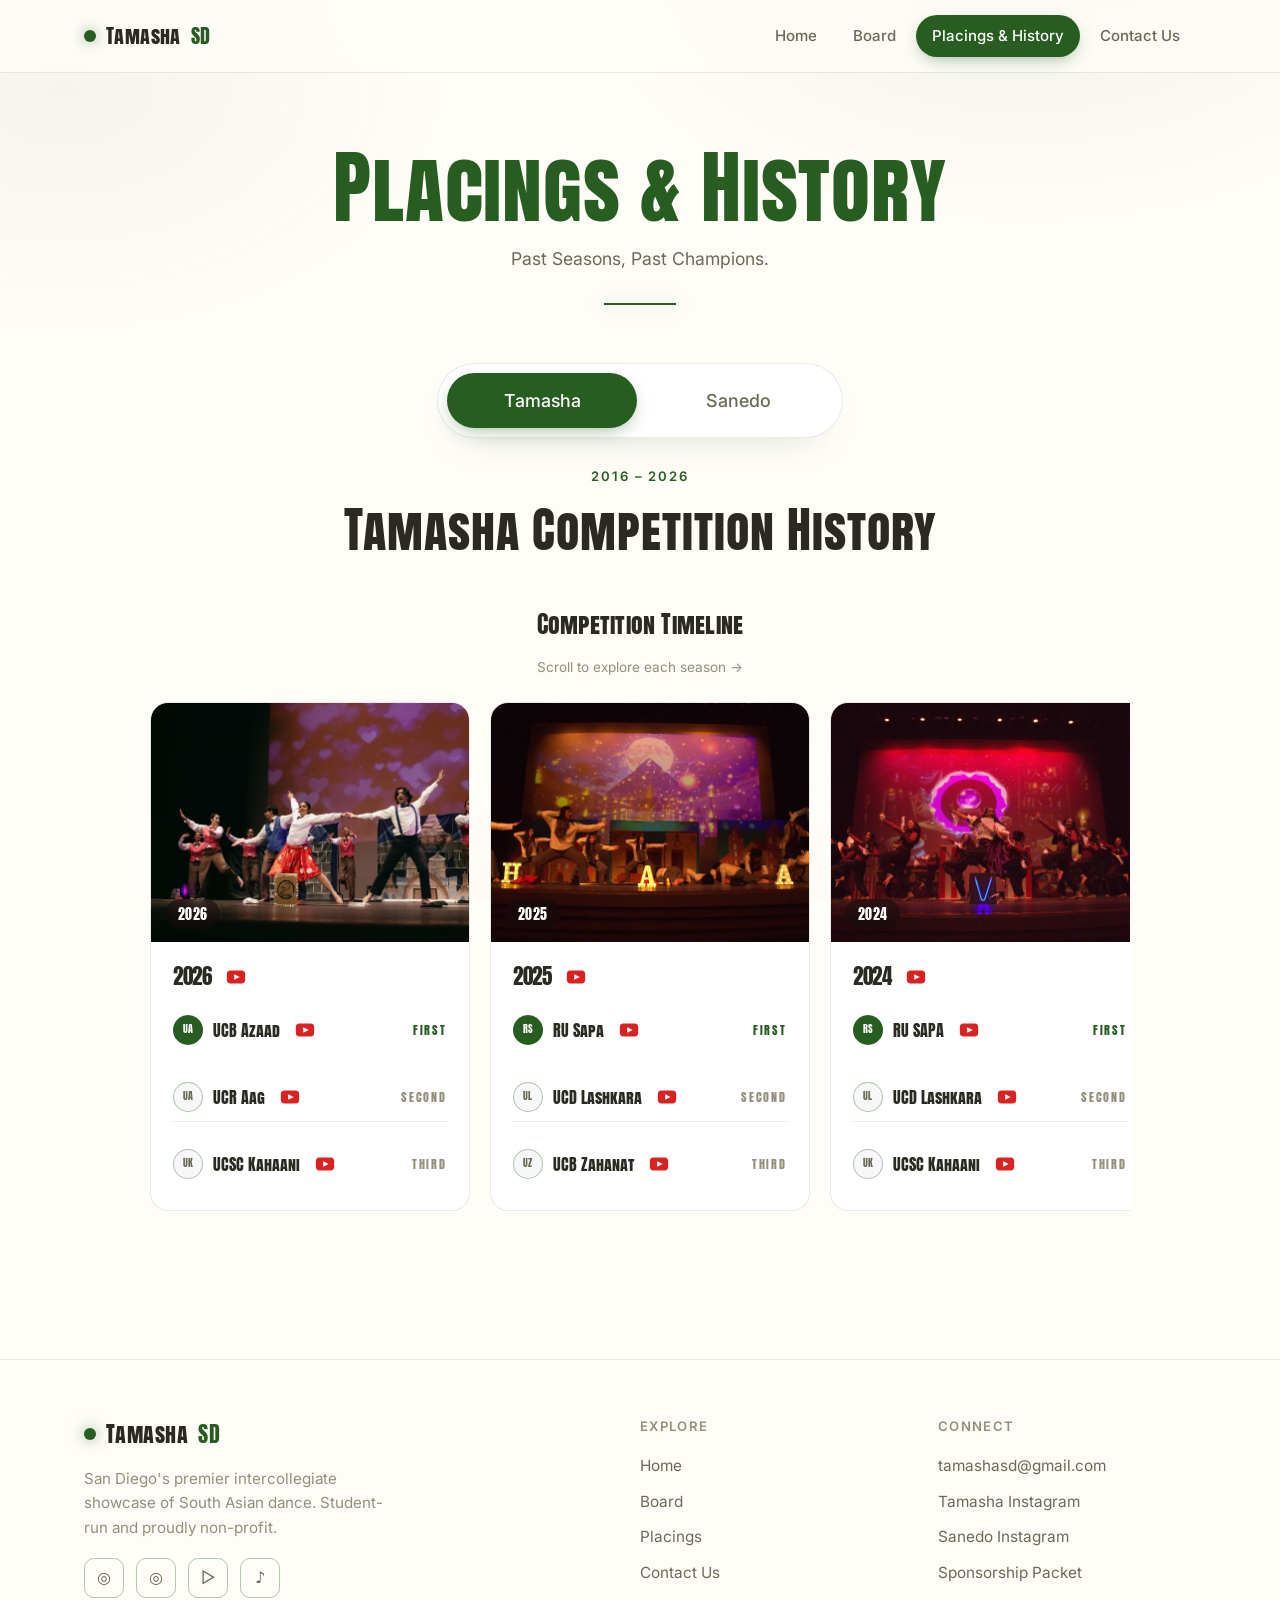
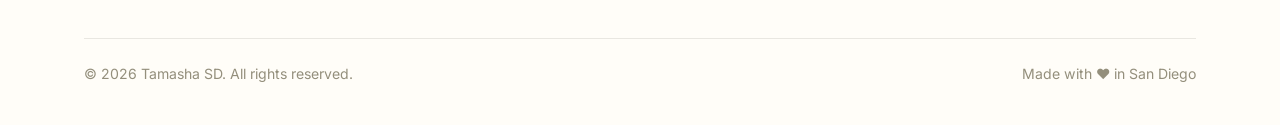
<file: placings.html>
<!DOCTYPE html>
<html lang="en">
<head>
  <meta charset="UTF-8" />
  <meta name="viewport" content="width=device-width, initial-scale=1.0" />
  <title>Placings — Tamasha SD</title>
  <meta name="description" content="Competition winners from every Tamasha SD (Bollywood-Fusion) and Sanedo (Raas-Garba) competition." />
  <link rel="preconnect" href="https://fonts.googleapis.com" />
  <link rel="preconnect" href="https://fonts.gstatic.com" crossorigin />
  <link href="https://fonts.googleapis.com/css2?family=Inter:wght@300;400;500;600;700&family=Anton+SC&display=swap" rel="stylesheet" />
  <link rel="stylesheet" href="styles.css" />
  <link rel="stylesheet" href="podium.css?v=20261027-location" />
</head>
<body>

  <!-- ===== Navbar ===== -->
  <header class="nav">
    <div class="container nav-inner">
      <a class="brand" href="index.html">
        <span class="dot"></span> Tamasha <span class="sd">SD</span>
      </a>
      <button class="nav-toggle" aria-label="Toggle navigation" aria-expanded="false">☰</button>
      <ul class="nav-links">
        <li><a href="index.html">Home</a></li>
        <li><a href="board.html">Board</a></li>
        <li><a href="placings.html" class="active">Placings & History</a></li>
        <li><a href="contact.html">Contact Us</a></li>
      </ul>
    </div>
  </header>

  <!-- ===== Page hero ===== -->
  <section class="page-hero">
    <div class="container">
      <h1 class="gradient-text">Placings & History</h1>
      <p>Past Seasons, Past Champions.</p>
    </div>
  </section>

  <main class="container section" style="padding-top: 24px;">

    <div class="tab-bar">
      <div class="tabs" role="tablist">
        <button class="tab active" data-tab="tamasha" role="tab" aria-selected="true">Tamasha</button>
        <button class="tab" data-tab="sanedo" role="tab" aria-selected="false">Sanedo</button>
      </div>
    </div>

    <!-- ===== Tamasha (Bollywood-Fusion) ===== -->
    <div class="tab-panel" data-panel="tamasha" role="tabpanel">
      <p class="panel-meta">2016 – 2026</p>

      <div class="spotlight">
        <h3 class="spotlight-heading">Tamasha Competition History</h3>
      </div>

      <h3 class="timeline-heading">Competition Timeline</h3>
      <p class="scroller-hint">Scroll to explore each season →</p>
      <div class="timeline-scroller">
      <div class="year-block">
        <div class="year-photo">
          <img src="photos/tamasha_gallery/web/tamasha-year-1.webp" alt="Tamasha 2026" loading="lazy" />
          <span class="year-photo-tag">2026</span>
        </div>
        <div class="year-body">
          <h3 class="year-label">2026 <a class="youtube-link" href="https://www.youtube.com/watch?v=Nqlpgsj8awk&amp;list=PLMt_qHGmLXekOOWZu8guft9cQQHePPX-2" target="_blank" rel="noopener noreferrer" aria-label="Watch Tamasha SD 2026 overall playlist (opens in a new tab)" title="Watch Tamasha SD 2026 overall playlist"><svg viewBox="0 0 24 24" aria-hidden="true" focusable="false"><rect x="2" y="5" width="20" height="14" rx="4" fill="currentColor"/><path d="M10 9l6 3-6 3z" fill="white"/></svg></a></h3>
        <div class="podium">
          <div class="place gold"><span class="medal">🥇</span><span class="rank">First</span><div class="team">UCB Azaad</div><a class="youtube-link" href="https://www.youtube.com/watch?v=AswHprWmbNw&amp;list=PLMt_qHGmLXekOOWZu8guft9cQQHePPX-2" target="_blank" rel="noopener noreferrer" aria-label="Watch UCB Azaad at Tamasha SD 2026 (opens in a new tab)" title="Watch UCB Azaad at Tamasha SD 2026"><svg viewBox="0 0 24 24" aria-hidden="true" focusable="false"><rect x="2" y="5" width="20" height="14" rx="4" fill="currentColor"/><path d="M10 9l6 3-6 3z" fill="white"/></svg></a></div>
          <div class="place silver"><span class="medal">🥈</span><span class="rank">Second</span><div class="team">UCR Aag</div><a class="youtube-link" href="https://www.youtube.com/watch?v=CYRuAtG-AVg&amp;list=PLMt_qHGmLXekOOWZu8guft9cQQHePPX-2" target="_blank" rel="noopener noreferrer" aria-label="Watch UCR Aag at Tamasha SD 2026 (opens in a new tab)" title="Watch UCR Aag at Tamasha SD 2026"><svg viewBox="0 0 24 24" aria-hidden="true" focusable="false"><rect x="2" y="5" width="20" height="14" rx="4" fill="currentColor"/><path d="M10 9l6 3-6 3z" fill="white"/></svg></a></div>
          <div class="place bronze"><span class="medal">🥉</span><span class="rank">Third</span><div class="team">UCSC Kahaani</div><a class="youtube-link" href="https://www.youtube.com/watch?v=l9edHQrX_oY&amp;list=PLMt_qHGmLXekOOWZu8guft9cQQHePPX-2" target="_blank" rel="noopener noreferrer" aria-label="Watch UCSC Kahaani at Tamasha SD 2026 (opens in a new tab)" title="Watch UCSC Kahaani at Tamasha SD 2026"><svg viewBox="0 0 24 24" aria-hidden="true" focusable="false"><rect x="2" y="5" width="20" height="14" rx="4" fill="currentColor"/><path d="M10 9l6 3-6 3z" fill="white"/></svg></a></div>
        </div>

      </div>
      </div>

      <div class="year-block">
        <div class="year-photo">
          <img src="photos/tamasha_gallery/web/tamasha-year-2.webp" alt="Tamasha 2025" loading="lazy" />
          <span class="year-photo-tag">2025</span>
        </div>
        <div class="year-body">
          <h3 class="year-label">2025 <a class="youtube-link" href="https://www.youtube.com/watch?v=Nkg5rh7GwGs&amp;list=PLMt_qHGmLXemODEG7cALklDHVG_mXml9N" target="_blank" rel="noopener noreferrer" aria-label="Watch Tamasha SD 2025 overall playlist (opens in a new tab)" title="Watch Tamasha SD 2025 overall playlist"><svg viewBox="0 0 24 24" aria-hidden="true" focusable="false"><rect x="2" y="5" width="20" height="14" rx="4" fill="currentColor"/><path d="M10 9l6 3-6 3z" fill="white"/></svg></a></h3>
        <div class="podium">
          <div class="place gold"><span class="medal">🥇</span><span class="rank">First</span><div class="team">RU Sapa</div><a class="youtube-link" href="https://www.youtube.com/watch?v=h9YlFQrz3ZQ&amp;list=PLMt_qHGmLXemODEG7cALklDHVG_mXml9N" target="_blank" rel="noopener noreferrer" aria-label="Watch RU Sapa at Tamasha SD 2025 (opens in a new tab)" title="Watch RU Sapa at Tamasha SD 2025"><svg viewBox="0 0 24 24" aria-hidden="true" focusable="false"><rect x="2" y="5" width="20" height="14" rx="4" fill="currentColor"/><path d="M10 9l6 3-6 3z" fill="white"/></svg></a></div>
          <div class="place silver"><span class="medal">🥈</span><span class="rank">Second</span><div class="team">UCD Lashkara</div><a class="youtube-link" href="https://www.youtube.com/watch?v=x1RGHN8cj3k&amp;list=PLMt_qHGmLXemODEG7cALklDHVG_mXml9N" target="_blank" rel="noopener noreferrer" aria-label="Watch UCD Lashkara at Tamasha SD 2025 (opens in a new tab)" title="Watch UCD Lashkara at Tamasha SD 2025"><svg viewBox="0 0 24 24" aria-hidden="true" focusable="false"><rect x="2" y="5" width="20" height="14" rx="4" fill="currentColor"/><path d="M10 9l6 3-6 3z" fill="white"/></svg></a></div>
          <div class="place bronze"><span class="medal">🥉</span><span class="rank">Third</span><div class="team">UCB Zahanat</div><a class="youtube-link" href="https://www.youtube.com/watch?v=d5Nod7F63Eo&amp;list=PLMt_qHGmLXemODEG7cALklDHVG_mXml9N" target="_blank" rel="noopener noreferrer" aria-label="Watch UCB Zahanat at Tamasha SD 2025 (opens in a new tab)" title="Watch UCB Zahanat at Tamasha SD 2025"><svg viewBox="0 0 24 24" aria-hidden="true" focusable="false"><rect x="2" y="5" width="20" height="14" rx="4" fill="currentColor"/><path d="M10 9l6 3-6 3z" fill="white"/></svg></a></div>
        </div>

      </div>
      </div>

      <div class="year-block">
        <div class="year-photo">
          <img src="photos/tamasha_gallery/web/tamasha-year-3.webp" alt="Tamasha 2024" loading="lazy" />
          <span class="year-photo-tag">2024</span>
        </div>
        <div class="year-body">
          <h3 class="year-label">2024 <a class="youtube-link" href="https://www.youtube.com/playlist?list=PLlQRJNnACFI0GIl4nnzBXgOH29IckrDeg" target="_blank" rel="noopener noreferrer" aria-label="Watch Tamasha SD 2024 overall playlist (opens in a new tab)" title="Watch Tamasha SD 2024 overall playlist"><svg viewBox="0 0 24 24" aria-hidden="true" focusable="false"><rect x="2" y="5" width="20" height="14" rx="4" fill="currentColor"/><path d="M10 9l6 3-6 3z" fill="white"/></svg></a></h3>
        <div class="podium">
          <div class="place gold"><span class="medal">🥇</span><span class="rank">First</span><div class="team">RU SAPA</div><a class="youtube-link" href="https://www.youtube.com/watch?v=T5T8hFvsBa4&amp;list=PLlQRJNnACFI0GIl4nnzBXgOH29IckrDeg" target="_blank" rel="noopener noreferrer" aria-label="Watch RU SAPA at Tamasha SD 2024 (opens in a new tab)" title="Watch RU SAPA at Tamasha SD 2024"><svg viewBox="0 0 24 24" aria-hidden="true" focusable="false"><rect x="2" y="5" width="20" height="14" rx="4" fill="currentColor"/><path d="M10 9l6 3-6 3z" fill="white"/></svg></a></div>
          <div class="place silver"><span class="medal">🥈</span><span class="rank">Second</span><div class="team">UCD Lashkara</div><a class="youtube-link" href="https://www.youtube.com/watch?v=DYiMdwi9ZzI&amp;list=PLlQRJNnACFI0GIl4nnzBXgOH29IckrDeg" target="_blank" rel="noopener noreferrer" aria-label="Watch UCD Lashkara at Tamasha SD 2024 (opens in a new tab)" title="Watch UCD Lashkara at Tamasha SD 2024"><svg viewBox="0 0 24 24" aria-hidden="true" focusable="false"><rect x="2" y="5" width="20" height="14" rx="4" fill="currentColor"/><path d="M10 9l6 3-6 3z" fill="white"/></svg></a></div>
          <div class="place bronze"><span class="medal">🥉</span><span class="rank">Third</span><div class="team">UCSC Kahaani</div><a class="youtube-link" href="https://www.youtube.com/watch?v=WIhx729Ahic&amp;list=PLlQRJNnACFI0GIl4nnzBXgOH29IckrDeg" target="_blank" rel="noopener noreferrer" aria-label="Watch UCSC Kahaani at Tamasha SD 2024 (opens in a new tab)" title="Watch UCSC Kahaani at Tamasha SD 2024"><svg viewBox="0 0 24 24" aria-hidden="true" focusable="false"><rect x="2" y="5" width="20" height="14" rx="4" fill="currentColor"/><path d="M10 9l6 3-6 3z" fill="white"/></svg></a></div>
        </div>
      </div>
      </div>

      <div class="year-block">
        <div class="year-photo">
          <img src="photos/tamasha_gallery/web/tamasha-year-4.webp" alt="Tamasha 2023" loading="lazy" />
          <span class="year-photo-tag">2023</span>
        </div>
        <div class="year-body">
          <h3 class="year-label">2023 <a class="youtube-link" href="https://www.youtube.com/playlist?list=PLBdOkrpRgksKYNzY5vn9zyVyU8nztAFtL" target="_blank" rel="noopener noreferrer" aria-label="Watch Tamasha SD 2023 overall playlist (opens in a new tab)" title="Watch Tamasha SD 2023 overall playlist"><svg viewBox="0 0 24 24" aria-hidden="true" focusable="false"><rect x="2" y="5" width="20" height="14" rx="4" fill="currentColor"/><path d="M10 9l6 3-6 3z" fill="white"/></svg></a></h3>
        <div class="podium">
          <div class="place gold"><span class="medal">🥇</span><span class="rank">First</span><div class="team">UCSC Kahaani</div><a class="youtube-link" href="https://www.youtube.com/watch?v=h_ghVmbxEKI&amp;list=PLBdOkrpRgksKYNzY5vn9zyVyU8nztAFtL&amp;t=12s" target="_blank" rel="noopener noreferrer" aria-label="Watch UCSC Kahaani at Tamasha SD 2023 (opens in a new tab)" title="Watch UCSC Kahaani at Tamasha SD 2023"><svg viewBox="0 0 24 24" aria-hidden="true" focusable="false"><rect x="2" y="5" width="20" height="14" rx="4" fill="currentColor"/><path d="M10 9l6 3-6 3z" fill="white"/></svg></a></div>
          <div class="place silver"><span class="medal">🥈</span><span class="rank">Second</span><div class="team">UCB Azaad</div><a class="youtube-link" href="https://www.youtube.com/watch?v=yqfzBDdYRxE&amp;list=PLBdOkrpRgksKYNzY5vn9zyVyU8nztAFtL" target="_blank" rel="noopener noreferrer" aria-label="Watch UCB Azaad at Tamasha SD 2023 (opens in a new tab)" title="Watch UCB Azaad at Tamasha SD 2023"><svg viewBox="0 0 24 24" aria-hidden="true" focusable="false"><rect x="2" y="5" width="20" height="14" rx="4" fill="currentColor"/><path d="M10 9l6 3-6 3z" fill="white"/></svg></a></div>
          <div class="place bronze"><span class="medal">🥉</span><span class="rank">Third</span><div class="team">UCB Zahanat</div><a class="youtube-link" href="https://www.youtube.com/watch?v=F4_R69okWss&amp;list=PLBdOkrpRgksKYNzY5vn9zyVyU8nztAFtL" target="_blank" rel="noopener noreferrer" aria-label="Watch UCB Zahanat at Tamasha SD 2023 (opens in a new tab)" title="Watch UCB Zahanat at Tamasha SD 2023"><svg viewBox="0 0 24 24" aria-hidden="true" focusable="false"><rect x="2" y="5" width="20" height="14" rx="4" fill="currentColor"/><path d="M10 9l6 3-6 3z" fill="white"/></svg></a></div>
        </div>
      </div>
      </div>

      <div class="year-block">
        <div class="year-photo">
          <img src="photos/tamasha_gallery/web/tamasha-year-5.webp" alt="Tamasha 2022" loading="lazy" />
          <span class="year-photo-tag">2022</span>
        </div>
        <div class="year-body">
          <h3 class="year-label">2022 <a class="youtube-link" href="https://www.youtube.com/playlist?list=PLBf85h5P85RC7F046B4NKyzmqUx3YF_7K" target="_blank" rel="noopener noreferrer" aria-label="Watch Tamasha SD 2022 overall playlist (opens in a new tab)" title="Watch Tamasha SD 2022 overall playlist"><svg viewBox="0 0 24 24" aria-hidden="true" focusable="false"><rect x="2" y="5" width="20" height="14" rx="4" fill="currentColor"/><path d="M10 9l6 3-6 3z" fill="white"/></svg></a></h3>
        <div class="podium">
          <div class="place gold"><span class="medal">🥇</span><span class="rank">First</span><div class="team">SJSU Sahaara</div><a class="youtube-link" href="https://www.youtube.com/watch?v=49dUTxRs9yE&amp;list=PLBf85h5P85RC7F046B4NKyzmqUx3YF_7K" target="_blank" rel="noopener noreferrer" aria-label="Watch SJSU Sahaara at Tamasha SD 2022 (opens in a new tab)" title="Watch SJSU Sahaara at Tamasha SD 2022"><svg viewBox="0 0 24 24" aria-hidden="true" focusable="false"><rect x="2" y="5" width="20" height="14" rx="4" fill="currentColor"/><path d="M10 9l6 3-6 3z" fill="white"/></svg></a></div>
          <div class="place silver"><span class="medal">🥈</span><span class="rank">Second</span><div class="team">UCD Lashkara</div><a class="youtube-link" href="https://www.youtube.com/watch?v=rO7sJmH6CeI&amp;list=PLBf85h5P85RC7F046B4NKyzmqUx3YF_7K" target="_blank" rel="noopener noreferrer" aria-label="Watch UCD Lashkara at Tamasha SD 2022 (opens in a new tab)" title="Watch UCD Lashkara at Tamasha SD 2022"><svg viewBox="0 0 24 24" aria-hidden="true" focusable="false"><rect x="2" y="5" width="20" height="14" rx="4" fill="currentColor"/><path d="M10 9l6 3-6 3z" fill="white"/></svg></a></div>
          <div class="place bronze"><span class="medal">🥉</span><span class="rank">Third</span><div class="team">Rutgers Sapa</div><a class="youtube-link" href="https://www.youtube.com/watch?v=Rmx_bYchVF0&amp;list=PLBf85h5P85RC7F046B4NKyzmqUx3YF_7K" target="_blank" rel="noopener noreferrer" aria-label="Watch Rutgers Sapa at Tamasha SD 2022 (opens in a new tab)" title="Watch Rutgers Sapa at Tamasha SD 2022"><svg viewBox="0 0 24 24" aria-hidden="true" focusable="false"><rect x="2" y="5" width="20" height="14" rx="4" fill="currentColor"/><path d="M10 9l6 3-6 3z" fill="white"/></svg></a></div>
        </div>
      </div>
      </div>

      <div class="year-block">
        <div class="year-photo">
          <img src="photos/tamasha_gallery/web/tamasha-year-6.webp" alt="Tamasha 2021" loading="lazy" />
          <span class="year-photo-tag">2021</span>
        </div>
        <div class="year-body">
          <h3 class="year-label">2021</h3>
        <div class="podium">
          <div class="place gold"><span class="medal">🥇</span><span class="rank">First</span><div class="team">UCLA Nashaa</div><a class="youtube-link" href="https://www.youtube.com/watch?v=9gaC2PKZgBs" target="_blank" rel="noopener noreferrer" aria-label="Watch UCLA Nashaa at Tamasha SD 2021 (opens in a new tab)" title="Watch UCLA Nashaa at Tamasha SD 2021"><svg viewBox="0 0 24 24" aria-hidden="true" focusable="false"><rect x="2" y="5" width="20" height="14" rx="4" fill="currentColor"/><path d="M10 9l6 3-6 3z" fill="white"/></svg></a></div>
          <div class="place silver"><span class="medal">🥈</span><span class="rank">Second</span><div class="team">Chicago Adaa</div></div>
          <div class="place bronze"><span class="medal">🥉</span><span class="rank">Third</span><div class="team">UCB Azaad</div><a class="youtube-link" href="https://www.youtube.com/watch?v=CaQ5RQcouV8" target="_blank" rel="noopener noreferrer" aria-label="Watch UCB Azaad at Tamasha SD 2021 (opens in a new tab)" title="Watch UCB Azaad at Tamasha SD 2021"><svg viewBox="0 0 24 24" aria-hidden="true" focusable="false"><rect x="2" y="5" width="20" height="14" rx="4" fill="currentColor"/><path d="M10 9l6 3-6 3z" fill="white"/></svg></a></div>
        </div>
      </div>
      </div>

      <div class="year-block">
        <div class="year-photo">
          <img src="photos/tamasha_gallery/web/tamasha-year-7.webp" alt="Tamasha 2020" loading="lazy" />
          <span class="year-photo-tag">2020</span>
        </div>
        <div class="year-body">
          <h3 class="year-label">2020 <a class="youtube-link" href="https://www.youtube.com/watch?v=FDvx5VGEgkU" target="_blank" rel="noopener noreferrer" aria-label="Watch Tamasha SD 2020 overall video (opens in a new tab)" title="Watch Tamasha SD 2020 overall video"><svg viewBox="0 0 24 24" aria-hidden="true" focusable="false"><rect x="2" y="5" width="20" height="14" rx="4" fill="currentColor"/><path d="M10 9l6 3-6 3z" fill="white"/></svg></a></h3>
        <div class="podium">
          <div class="place gold"><span class="medal">🥇</span><span class="rank">First</span><div class="team">UCD Lashkara</div></div>
          <div class="place silver"><span class="medal">🥈</span><span class="rank">Second</span><div class="team">UCSC Kahaani</div></div>
          <div class="place bronze"><span class="medal">🥉</span><span class="rank">Third</span><div class="team">UCB Azaad</div></div>
        </div>
      </div>
      </div>

      <div class="year-block">
        <div class="year-photo">
          <img src="photos/tamasha_gallery/web/tamasha-year-8.webp" alt="Tamasha 2019" loading="lazy" />
          <span class="year-photo-tag">2019</span>
        </div>
        <div class="year-body">
          <h3 class="year-label">2019</h3>
        <div class="podium">
          <div class="place gold"><span class="medal">🥇</span><span class="rank">First</span><div class="team">UCD Lashkara</div></div>
          <div class="place silver"><span class="medal">🥈</span><span class="rank">Second</span><div class="team">UCLA Nashaa</div></div>
          <div class="place bronze"><span class="medal">🥉</span><span class="rank">Third</span><div class="team">UCI Zamana</div></div>
        </div>
      </div>
      </div>

      <div class="year-block">
        <div class="year-photo">
          <img src="photos/tamasha_gallery/web/tamasha-year-9.webp" alt="Tamasha 2018" loading="lazy" />
          <span class="year-photo-tag">2018</span>
        </div>
        <div class="year-body">
          <h3 class="year-label">2018</h3>
        <div class="podium">
          <div class="place gold"><span class="medal">🥇</span><span class="rank">First</span><div class="team">USC Zeher</div></div>
          <div class="place silver"><span class="medal">🥈</span><span class="rank">Second</span><div class="team">UW Kahaani</div></div>
          <div class="place bronze"><span class="medal">🥉</span><span class="rank">Third</span><div class="team">UCLA Nashaa</div></div>
        </div>
      </div>
      </div>

      <div class="year-block">
        <div class="year-photo">
          <img src="photos/tamasha_gallery/web/tamasha-year-10.webp" alt="Tamasha 2017" loading="lazy" />
          <span class="year-photo-tag">2017</span>
        </div>
        <div class="year-body">
          <h3 class="year-label">2017</h3>
        <div class="podium">
          <div class="place gold"><span class="medal">🥇</span><span class="rank">First</span><div class="team">UCB Azaad</div></div>
          <div class="place silver"><span class="medal">🥈</span><span class="rank">Second</span><div class="team">UT Austin Nach Baliye</div></div>
          <div class="place bronze"><span class="medal">🥉</span><span class="rank">Third</span><div class="team">UCLA Nashaa</div></div>
        </div>
      </div>
      </div>

      <div class="year-block">
        <div class="year-photo">
          <img src="photos/tamasha_gallery/web/tamasha-year-11.webp" alt="Tamasha 2016" loading="lazy" />
          <span class="year-photo-tag">2016</span>
        </div>
        <div class="year-body">
          <h3 class="year-label">2016</h3>
        <div class="podium">
          <div class="place gold"><span class="medal">🥇</span><span class="rank">First</span><div class="team">UCB Azaad</div></div>
          <div class="place silver"><span class="medal">🥈</span><span class="rank">Second</span><div class="team">Texas Mohini</div></div>
          <div class="place bronze"><span class="medal">🥉</span><span class="rank">Third</span><div class="team">UCD Lashkara</div></div>
        </div>
      </div>
      </div>
      </div>
    </div>

    <!-- ===== Sanedo (Raas-Garba) ===== -->
    <div class="tab-panel" data-panel="sanedo" role="tabpanel" hidden>
      <p class="panel-meta">2017 – 2025</p>

      <div class="spotlight">
        <h3 class="spotlight-heading">Sanedo Competition History</h3>
      </div>

      <h3 class="timeline-heading">Competition Timeline</h3>
      <p class="scroller-hint">Scroll to explore each season →</p>
      <div class="timeline-scroller">
      <div class="year-block">
        <div class="year-photo">
          <img src="photos/sanedo_gallery/web/sanedo-year-1.webp" alt="Sanedo 2025" loading="lazy" />
          <span class="year-photo-tag">2025</span>
        </div>
        <div class="year-body">
          <h3 class="year-label">2025 <a class="youtube-link" href="https://www.youtube.com/playlist?list=PLMt_qHGmLXekpP0TuzAQ_vD5SwzX9RYvc" target="_blank" rel="noopener noreferrer" aria-label="Watch Sanedo SD 2025 overall playlist (opens in a new tab)" title="Watch Sanedo SD 2025 overall playlist"><svg viewBox="0 0 24 24" aria-hidden="true" focusable="false"><rect x="2" y="5" width="20" height="14" rx="4" fill="currentColor"/><path d="M10 9l6 3-6 3z" fill="white"/></svg></a></h3>
        <div class="podium">
          <div class="place gold"><span class="medal">🥇</span><span class="rank">First</span><div class="team">Northeastern Nakhraas</div><a class="youtube-link" href="https://www.youtube.com/watch?v=05LhaeTQBgQ&amp;list=PLMt_qHGmLXekpP0TuzAQ_vD5SwzX9RYvc" target="_blank" rel="noopener noreferrer" aria-label="Watch Northeastern Nakhraas at Sanedo SD 2025 (opens in a new tab)" title="Watch Northeastern Nakhraas at Sanedo SD 2025"><svg viewBox="0 0 24 24" aria-hidden="true" focusable="false"><rect x="2" y="5" width="20" height="14" rx="4" fill="currentColor"/><path d="M10 9l6 3-6 3z" fill="white"/></svg></a></div>
          <div class="place silver"><span class="medal">🥈</span><span class="rank">Second</span><div class="team">Uconn Thunderaas</div><a class="youtube-link" href="https://www.youtube.com/watch?v=FZx0VDoyeDg&amp;list=PLMt_qHGmLXekpP0TuzAQ_vD5SwzX9RYvc" target="_blank" rel="noopener noreferrer" aria-label="Watch Uconn Thunderaas at Sanedo SD 2025 (opens in a new tab)" title="Watch Uconn Thunderaas at Sanedo SD 2025"><svg viewBox="0 0 24 24" aria-hidden="true" focusable="false"><rect x="2" y="5" width="20" height="14" rx="4" fill="currentColor"/><path d="M10 9l6 3-6 3z" fill="white"/></svg></a></div>
          <div class="place bronze"><span class="medal">🥉</span><span class="rank">Third</span><div class="team">Texas Raas</div><a class="youtube-link" href="https://www.youtube.com/watch?v=zEdPF0bFvz0&amp;list=PLMt_qHGmLXekpP0TuzAQ_vD5SwzX9RYvc" target="_blank" rel="noopener noreferrer" aria-label="Watch Texas Raas at Sanedo SD 2025 (opens in a new tab)" title="Watch Texas Raas at Sanedo SD 2025"><svg viewBox="0 0 24 24" aria-hidden="true" focusable="false"><rect x="2" y="5" width="20" height="14" rx="4" fill="currentColor"/><path d="M10 9l6 3-6 3z" fill="white"/></svg></a></div>
        </div>
      </div>
      </div>

      <div class="year-block">
        <div class="year-photo">
          <img src="photos/sanedo_gallery/web/sanedo-year-2.webp" alt="Sanedo 2024" loading="lazy" />
          <span class="year-photo-tag">2024</span>
        </div>
        <div class="year-body">
          <h3 class="year-label">2024</h3>
        <div class="podium">
          <div class="place gold"><span class="medal">🥇</span><span class="rank">First</span><div class="team">UTD TaRaas</div></div>
          <div class="place silver"><span class="medal">🥈</span><span class="rank">Second</span><div class="team">Texas Raas</div></div>
          <div class="place bronze"><span class="medal">🥉</span><span class="rank">Third</span><div class="team">UVA HooRaas</div></div>
        </div>
      </div>
      </div>

      <div class="year-block">
        <div class="year-photo">
          <img src="photos/sanedo_gallery/web/sanedo-year-3.webp" alt="Sanedo 2023" loading="lazy" />
          <span class="year-photo-tag">2023</span>
        </div>
        <div class="year-body">
          <h3 class="year-label">2023</h3>
        <div class="podium">
          <div class="place gold"><span class="medal">🥇</span><span class="rank">First</span><div class="team">Dirty South Dandiya</div></div>
          <div class="place silver"><span class="medal">🥈</span><span class="rank">Second</span><div class="team">WashU Raas</div></div>
          <div class="place bronze"><span class="medal">🥉</span><span class="rank">Third</span><div class="team">MSU RaaSparty</div></div>
        </div>
      </div>
      </div>

      <div class="year-block">
        <div class="year-photo">
          <img src="photos/sanedo_gallery/web/sanedo-year-4.webp" alt="Sanedo 2020" loading="lazy" />
          <span class="year-photo-tag">2020</span>
        </div>
        <div class="year-body">
          <h3 class="year-label">2020</h3>
        <div class="podium">
          <div class="place gold"><span class="medal">🥇</span><span class="rank">First</span><div class="team">Dirty South Dandiya</div></div>
          <div class="place silver"><span class="medal">🥈</span><span class="rank">Second</span><div class="team">UConn ThundeRaas</div></div>
          <div class="place bronze"><span class="medal">🥉</span><span class="rank">Third</span><div class="team">UVA HooRaas</div></div>
        </div>
      </div>
      </div>

      <div class="year-block">
        <div class="year-photo">
          <img src="photos/sanedo_gallery/web/sanedo-year-5.webp" alt="Sanedo 2019" loading="lazy" />
          <span class="year-photo-tag">2019</span>
        </div>
        <div class="year-body">
          <h3 class="year-label">2019</h3>
        <div class="podium">
          <div class="place gold"><span class="medal">🥇</span><span class="rank">First</span><div class="team">Dirty South Dandiya</div></div>
          <div class="place silver"><span class="medal">🥈</span><span class="rank">Second</span><div class="team">Illini Raas</div></div>
          <div class="place bronze"><span class="medal">🥉</span><span class="rank">Third</span><div class="team">UCRaas</div></div>
        </div>
      </div>
      </div>

      <div class="year-block">
        <div class="year-photo">
          <img src="photos/sanedo_gallery/web/sanedo-year-6.webp" alt="Sanedo 2017" loading="lazy" />
          <span class="year-photo-tag">2017</span>
        </div>
        <div class="year-body">
          <h3 class="year-label">2017</h3>
        <div class="podium">
          <div class="place gold"><span class="medal">🥇</span><span class="rank">First</span><div class="team">UVA HooRaas</div><div class="school">4 RAS bid points</div></div>
          <div class="place silver"><span class="medal">🥈</span><span class="rank">Second</span><div class="team">UMBC Raascals</div><div class="school">2 RAS bid points</div></div>
          <div class="place bronze"><span class="medal">🥉</span><span class="rank">Third</span><div class="team">UNC Tar Heel Raas</div><div class="school">1 RAS bid point</div></div>
        </div>
      </div>
      </div>
      </div>
    </div>

  </main>

  <div class="team-modal" role="dialog" aria-modal="true" aria-labelledby="team-modal-title" hidden>
    <div class="team-modal-card">
      <button class="team-modal-close" type="button" aria-label="Close team statistics">✕</button>
      <div class="team-modal-mark" aria-hidden="true"></div>
      <div class="section-tag">Podium history</div>
      <h2 id="team-modal-title"></h2>
      <p class="team-modal-competition"></p>
      <div class="team-medal-grid">
        <div class="team-medal-stat gold-stat"><span>🥇</span><strong data-first>0</strong><small>First</small></div>
        <div class="team-medal-stat silver-stat"><span>🥈</span><strong data-second>0</strong><small>Second</small></div>
        <div class="team-medal-stat bronze-stat"><span>🥉</span><strong data-third>0</strong><small>Third</small></div>
      </div>
      <p class="team-modal-total"></p>
      <p class="team-modal-location"></p>
    </div>
  </div>

  <!-- ===== Footer ===== -->
  <footer class="footer">
    <div class="container">
      <div class="footer-grid">
        <div>
          <div class="brand"><span class="dot"></span> Tamasha <span class="sd">SD</span></div>
          <p>San Diego's premier intercollegiate showcase of South Asian dance. Student-run and proudly non-profit.</p>
          <div class="socials">
            <a href="https://www.instagram.com/tamashasd/" target="_blank" rel="noopener noreferrer" aria-label="Tamasha SD Instagram">◎</a>
            <a href="https://www.instagram.com/sanedosd/" target="_blank" rel="noopener noreferrer" aria-label="Sanedo SD Instagram">◎</a>
            <a href="https://www.youtube.com/@tamashasd3665" target="_blank" rel="noopener noreferrer" aria-label="YouTube">▷</a>
            <a href="https://www.tiktok.com/@sanedoxtamasha" target="_blank" rel="noopener noreferrer" aria-label="TikTok">♪</a>
          </div>
        </div>
        <div>
          <h4>Explore</h4>
          <ul>
            <li><a href="index.html">Home</a></li>
            <li><a href="board.html">Board</a></li>
            <li><a href="placings.html">Placings</a></li>
            <li><a href="contact.html">Contact Us</a></li>
          </ul>
        </div>
        <div>
          <h4>Connect</h4>
          <ul>
            <li><a href="mailto:tamashasd@gmail.com">tamashasd@gmail.com</a></li>
            <li><a href="https://www.instagram.com/tamashasd/" target="_blank" rel="noopener noreferrer">Tamasha Instagram</a></li>
            <li><a href="https://www.instagram.com/sanedosd/" target="_blank" rel="noopener noreferrer">Sanedo Instagram</a></li>
            <li><a href="assets/Sponsorship.pdf" target="_blank" rel="noopener noreferrer">Sponsorship Packet</a></li>
          </ul>
        </div>
      </div>
      <div class="footer-bottom">
        <span>© 2026 Tamasha SD. All rights reserved.</span>
        <span>Made with ♥ in San Diego</span>
      </div>
    </div>
  </footer>

  <script src="nav.js"></script>
  <script src="podium.js?v=20261027-clear-highlight"></script>
</body>
</html>
</file>
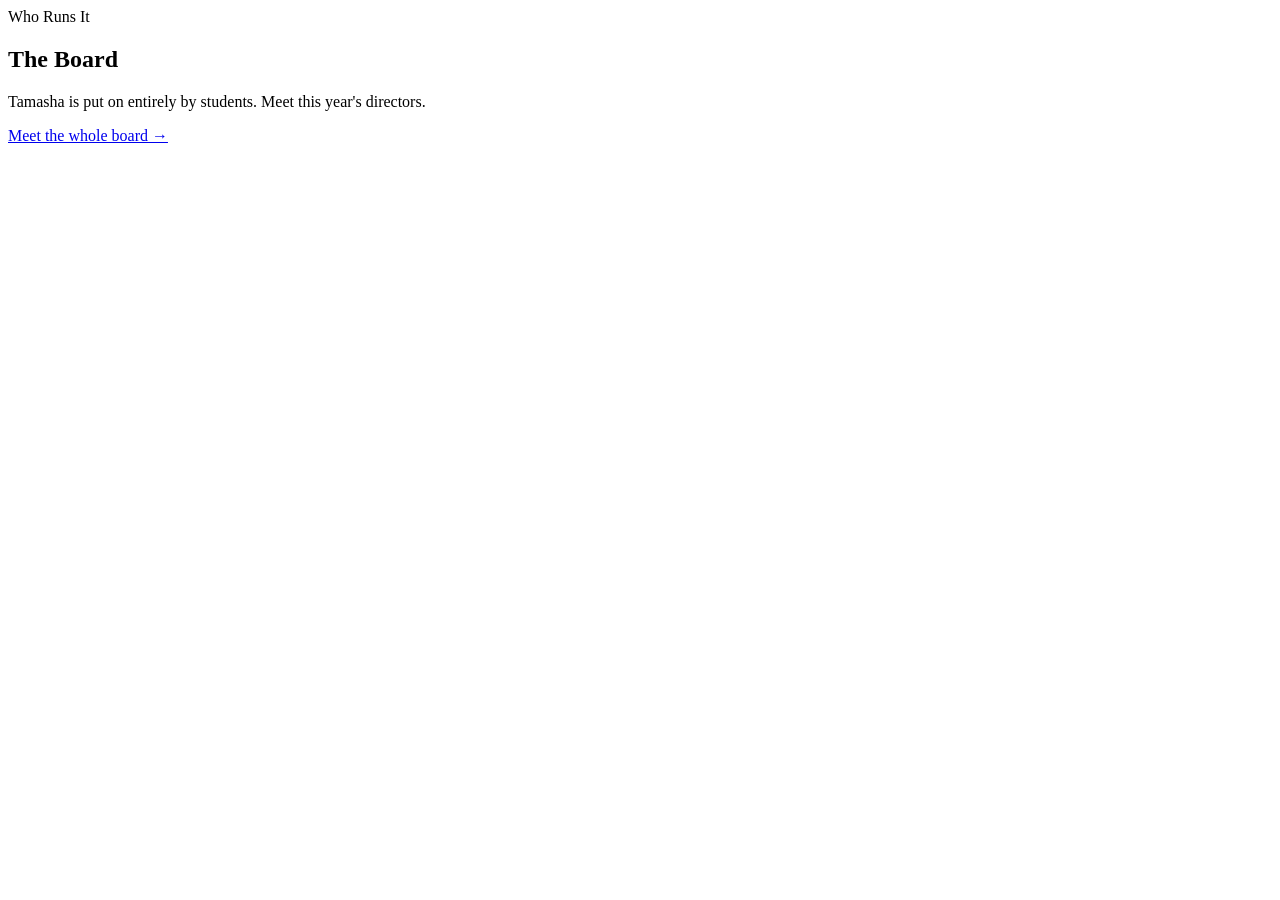
<file: snippets/landing-board-section.html>
<!--
  Board preview strip for the landing page.

  Paste this section into index.html wherever it should sit (it reads well
  just after the About split), then add these two lines to index.html:

    <head>  ... <link rel="stylesheet" href="board.css" />
    <body>  ... <script src="board-data.js"></script>
            ... <script src="board-preview.js"></script>

  It shows the six most recent directors and links through to board.html.
  Nothing here is hardcoded — it reads the same generated board-data.js.
-->

<section class="section" id="board-preview">
  <div class="container">
    <div class="section-head center">
      <div class="section-tag">Who Runs It</div>
      <h2>The Board</h2>
      <p>Tamasha is put on entirely by students. Meet this year's directors.</p>
    </div>

    <div class="board-strip" data-board-preview></div>

    <div class="gallery-actions">
      <a class="btn btn-primary" href="board.html">Meet the whole board →</a>
    </div>
  </div>
</section>
</file>
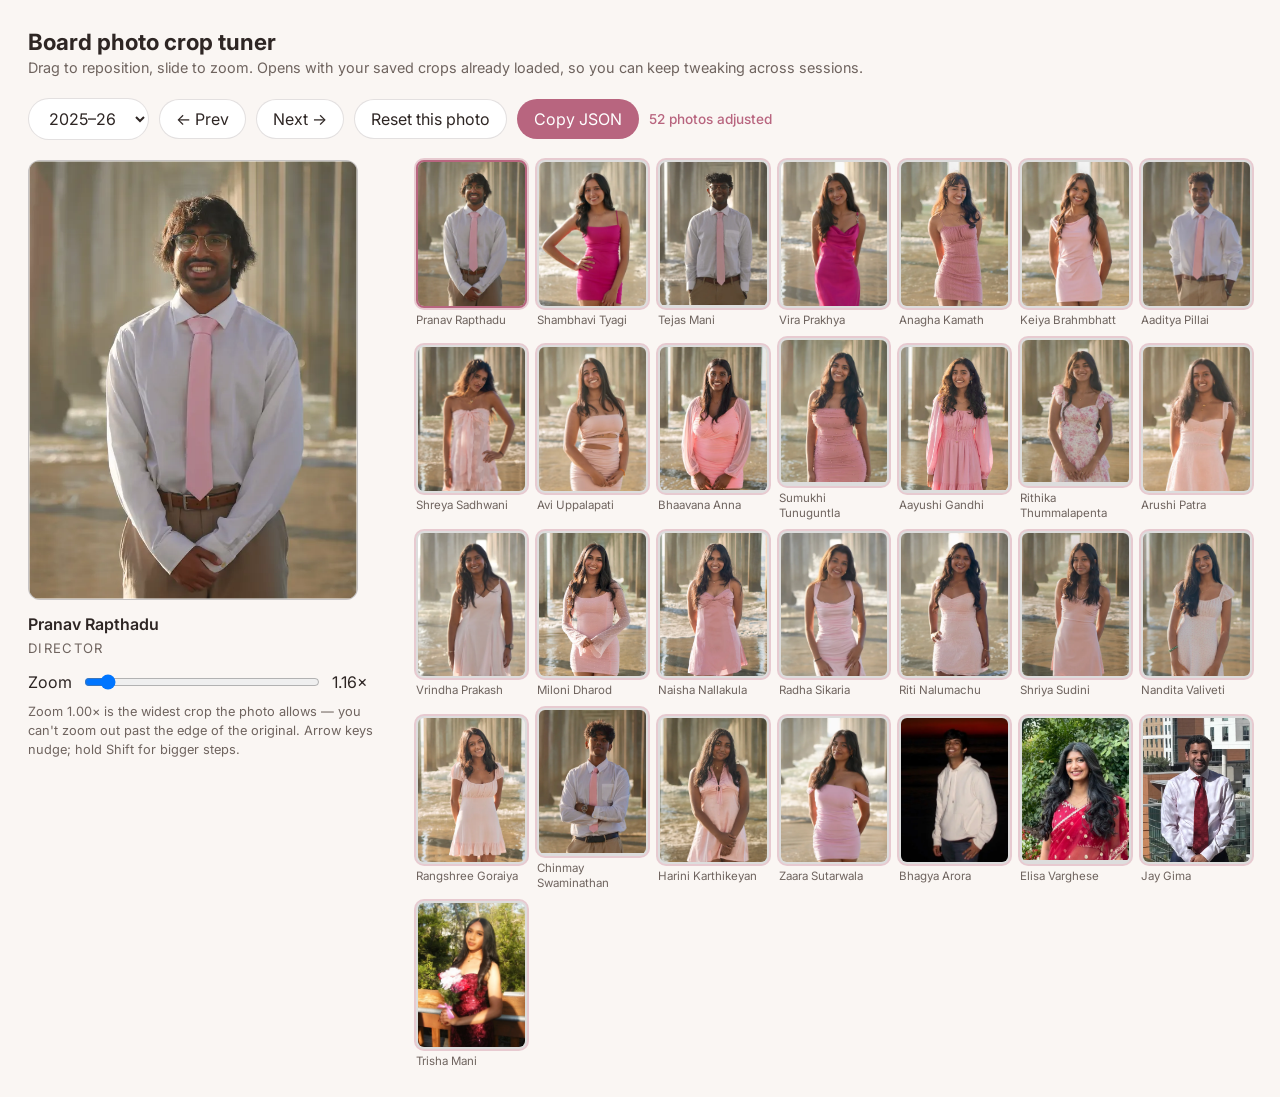
<file: tools/crop-tuner.html>
<!DOCTYPE html>
<!--
  Tamasha SD — board photo crop tuner

  A local tool for framing the board headshots by hand.

  How to use it:
    1. Open this file with Live Server (right-click > Open with Live Server).
    2. Drag a photo to move it inside the frame. Use the slider to zoom.
    3. When every photo looks right, hit "Copy JSON".
    4. Paste into tools/crop-overrides.json.
    5. Run: python3 tools/build-board-photos.py --force

  Nothing here ships to the website — it's a workbench.
-->
<html lang="en">
<head>
  <meta charset="UTF-8" />
  <meta name="viewport" content="width=device-width, initial-scale=1.0" />
  <title>Crop tuner — Tamasha SD board</title>
  <link href="https://fonts.googleapis.com/css2?family=Inter:wght@400;500;600&display=swap" rel="stylesheet" />
  <style>
    :root {
      --bg: #faf6f3;
      --surface: #fff;
      --border: rgba(60, 40, 40, 0.14);
      --text: #2e2624;
      --dim: #6f645f;
      --accent: #b8657f;
    }
    * { box-sizing: border-box; }
    body {
      margin: 0; padding: 28px;
      font-family: Inter, system-ui, sans-serif;
      background: var(--bg); color: var(--text);
    }
    h1 { font-size: 1.4rem; margin: 0 0 4px; }
    .sub { color: var(--dim); font-size: 0.9rem; margin: 0 0 22px; }

    .bar { display: flex; gap: 10px; align-items: center; flex-wrap: wrap; margin-bottom: 20px; }
    button, select {
      font: inherit; padding: 9px 16px; border-radius: 999px;
      border: 1px solid var(--border); background: var(--surface);
      color: var(--text); cursor: pointer;
    }
    button.primary { background: var(--accent); color: #fff; border-color: transparent; }
    button:disabled { opacity: 0.4; cursor: default; }
    .status { color: var(--dim); font-size: 0.85rem; }

    .layout { display: grid; grid-template-columns: 360px 1fr; gap: 28px; align-items: start; }

    /* ---- Editor ---- */
    .stage {
      width: 330px; aspect-ratio: 3 / 4;
      border-radius: 12px; overflow: hidden; position: relative;
      border: 1px solid var(--border); background: #ddd;
      cursor: grab; user-select: none;
    }
    .stage.dragging { cursor: grabbing; }
    .stage img { position: absolute; transform-origin: 0 0; pointer-events: none; }
    .stage::after {
      content: ""; position: absolute; inset: 0; pointer-events: none;
      box-shadow: inset 0 0 0 1px rgba(255,255,255,0.5);
    }
    .who { margin: 14px 0 6px; font-weight: 600; }
    .role { color: var(--dim); font-size: 0.82rem; text-transform: uppercase; letter-spacing: 0.1em; }
    .zoom { display: flex; align-items: center; gap: 10px; margin-top: 16px; }
    .zoom input { flex: 1; }
    .hint { font-size: 0.8rem; color: var(--dim); margin-top: 10px; line-height: 1.5; }
    .edited { color: var(--accent); font-weight: 500; }

    /* ---- Contact sheet ---- */
    .sheet { display: grid; grid-template-columns: repeat(auto-fill, minmax(104px, 1fr)); gap: 10px; }
    .thumb {
      padding: 0; border: none; background: none; cursor: pointer; text-align: left;
    }
    .thumb .box {
      position: relative; aspect-ratio: 3 / 4; border-radius: 8px;
      overflow: hidden; border: 2px solid transparent; background: #ddd;
    }
    .thumb.sel .box { border-color: var(--accent); }
    .thumb.done .box { box-shadow: 0 0 0 2px rgba(184,101,127,0.3); }
    .thumb img { position: absolute; transform-origin: 0 0; }
    .thumb .nm { font-size: 0.72rem; margin-top: 5px; color: var(--dim); line-height: 1.3; }
  </style>
</head>
<body>

<h1>Board photo crop tuner</h1>
<p class="sub">Drag to reposition, slide to zoom. Opens with your saved crops already loaded, so you can keep tweaking across sessions.</p>

<div class="bar">
  <select id="season"></select>
  <button id="prev">← Prev</button>
  <button id="next">Next →</button>
  <button id="reset">Reset this photo</button>
  <button id="copy" class="primary">Copy JSON</button>
  <span class="status" id="status"></span>
</div>

<div class="layout">
  <div>
    <div class="stage" id="stage"><img id="stageImg" alt="" /></div>
    <div class="who" id="who"></div>
    <div class="role" id="role"></div>
    <div class="zoom">
      <label for="zoom">Zoom</label>
      <input type="range" id="zoom" min="100" max="320" value="100" />
      <span id="zoomVal" style="width:3.5em">1.00×</span>
    </div>
    <p class="hint">
      Zoom 1.00× is the widest crop the photo allows — you can't zoom out past
      the edge of the original. Arrow keys nudge; hold Shift for bigger steps.
    </p>
  </div>

  <div class="sheet" id="sheet"></div>
</div>

<script src="../board-data.js"></script>
<script>
(function () {
  var seasons = window.TAMASHA_BOARD || [];
  if (!seasons.length) {
    document.body.innerHTML = '<p>Could not load board-data.js. Open this file with Live Server from the repo root.</p>';
    return;
  }

  var TARGET = 3 / 4;          // card aspect ratio
  var STAGE_W = 330;
  var edits = {};              // "25-26/name-slug" -> {cx, cy, zoom}
  var seasonIdx = 0;
  var idx = 0;

  var el = function (id) { return document.getElementById(id); };
  var stage = el('stage'), stageImg = el('stageImg');

  function people() { return seasons[seasonIdx].members; }
  function current() { return people()[idx]; }

  // The key the Python script matches on: season/name-slug, taken straight
  // from the generated card filename so the two can never drift apart.
  function keyFor(m) {
    // photos/board/<season>/web/<slug>-card.webp
    var parts = m.card.split('/');
    var season = parts[parts.length - 3];
    var slug = parts[parts.length - 1].replace(/-card\.webp$/, '');
    return season + '/' + slug;
  }

  function stateFor(m) {
    return edits[keyFor(m)] || { cx: 0.5, cy: 0.5, zoom: 1 };
  }

  // Given the image's natural size and a state, work out the crop rectangle
  // in image pixels. Mirrors the maths in build-board-photos.py.
  function cropRect(natW, natH, st) {
    var cw, ch;
    if (natW / natH > TARGET) { ch = natH; cw = natH * TARGET; }
    else { cw = natW; ch = natW / TARGET; }
    cw /= st.zoom; ch /= st.zoom;
    var left = st.cx * natW - cw / 2;
    var top = st.cy * natH - ch / 2;
    left = Math.max(0, Math.min(left, natW - cw));
    top = Math.max(0, Math.min(top, natH - ch));
    return { left: left, top: top, w: cw, h: ch };
  }

  function paint(imgEl, boxW, natW, natH, st) {
    var r = cropRect(natW, natH, st);
    var k = boxW / r.w;
    imgEl.style.width = (natW * k) + 'px';
    imgEl.style.height = (natH * k) + 'px';
    imgEl.style.left = (-r.left * k) + 'px';
    imgEl.style.top = (-r.top * k) + 'px';
  }

  function renderStage() {
    var m = current();
    var st = stateFor(m);
    el('who').textContent = m.name;
    el('role').textContent = m.role;
    el('zoom').value = Math.round(st.zoom * 100);
    el('zoomVal').textContent = st.zoom.toFixed(2) + '\u00d7';

    stageImg.onload = function () {
      paint(stageImg, STAGE_W, stageImg.naturalWidth, stageImg.naturalHeight, stateFor(current()));
    };
    stageImg.src = '../' + m.full;
    if (stageImg.complete && stageImg.naturalWidth) stageImg.onload();

    document.querySelectorAll('.thumb').forEach(function (t, i) {
      t.classList.toggle('sel', i === idx);
    });
    updateStatus();
  }

  function updateStatus() {
    var n = Object.keys(edits).length;
    el('status').textContent = n
      ? n + ' photo' + (n === 1 ? '' : 's') + ' adjusted'
      : 'no changes yet';
    el('status').className = 'status' + (n ? ' edited' : '');
  }

  function commit(st) {
    var m = current();
    var k = keyFor(m);
    if (st.cx === 0.5 && st.cy === 0.5 && st.zoom === 1) delete edits[k];
    else edits[k] = st;

    var thumb = document.querySelectorAll('.thumb')[idx];
    thumb.classList.toggle('done', !!edits[k]);
    var ti = thumb.querySelector('img');
    if (ti.naturalWidth) paint(ti, thumb.querySelector('.box').clientWidth,
                               ti.naturalWidth, ti.naturalHeight, stateFor(m));
    updateStatus();
  }

  function buildSheet() {
    var sheet = el('sheet');
    sheet.innerHTML = '';
    people().forEach(function (m, i) {
      var b = document.createElement('button');
      b.className = 'thumb';
      b.type = 'button';
      var box = document.createElement('div');
      box.className = 'box';
      var im = new Image();
      im.src = '../' + m.full;
      im.onload = function () {
        paint(im, box.clientWidth, im.naturalWidth, im.naturalHeight, stateFor(m));
      };
      box.appendChild(im);
      var nm = document.createElement('div');
      nm.className = 'nm';
      nm.textContent = m.name;
      b.appendChild(box); b.appendChild(nm);
      b.addEventListener('click', function () { idx = i; renderStage(); });
      sheet.appendChild(b);
    });
  }

  // ---- Dragging ----
  var drag = null;
  stage.addEventListener('pointerdown', function (e) {
    var st = stateFor(current());
    drag = { x: e.clientX, y: e.clientY, cx: st.cx, cy: st.cy, zoom: st.zoom };
    stage.classList.add('dragging');
    stage.setPointerCapture(e.pointerId);
  });
  stage.addEventListener('pointermove', function (e) {
    if (!drag) return;
    var natW = stageImg.naturalWidth, natH = stageImg.naturalHeight;
    var r = cropRect(natW, natH, drag);
    var k = STAGE_W / r.w;
    var st = {
      cx: drag.cx - (e.clientX - drag.x) / k / natW,
      cy: drag.cy - (e.clientY - drag.y) / k / natH,
      zoom: drag.zoom
    };
    st.cx = Math.max(0, Math.min(1, st.cx));
    st.cy = Math.max(0, Math.min(1, st.cy));
    commit(st);
    paint(stageImg, STAGE_W, natW, natH, st);
  });
  stage.addEventListener('pointerup', function () { drag = null; stage.classList.remove('dragging'); });

  el('zoom').addEventListener('input', function () {
    var st = stateFor(current());
    st = { cx: st.cx, cy: st.cy, zoom: this.value / 100 };
    el('zoomVal').textContent = st.zoom.toFixed(2) + '\u00d7';
    commit(st);
    paint(stageImg, STAGE_W, stageImg.naturalWidth, stageImg.naturalHeight, st);
  });

  document.addEventListener('keydown', function (e) {
    if (e.target.tagName === 'INPUT' || e.target.tagName === 'SELECT') return;
    var step = e.shiftKey ? 0.02 : 0.005;
    var st = stateFor(current());
    st = { cx: st.cx, cy: st.cy, zoom: st.zoom };
    if (e.key === 'ArrowLeft') st.cx -= step;
    else if (e.key === 'ArrowRight') st.cx += step;
    else if (e.key === 'ArrowUp') st.cy -= step;
    else if (e.key === 'ArrowDown') st.cy += step;
    else return;
    e.preventDefault();
    commit(st);
    paint(stageImg, STAGE_W, stageImg.naturalWidth, stageImg.naturalHeight, st);
  });

  el('prev').addEventListener('click', function () {
    idx = (idx - 1 + people().length) % people().length; renderStage();
  });
  el('next').addEventListener('click', function () {
    idx = (idx + 1) % people().length; renderStage();
  });
  el('reset').addEventListener('click', function () {
    commit({ cx: 0.5, cy: 0.5, zoom: 1 });
    renderStage();
  });

  el('copy').addEventListener('click', function () {
    var out = {
      _comment: "Generated by tools/crop-tuner.html. cx/cy are the crop centre as a fraction of the image; zoom > 1 tightens. Re-run: python3 tools/build-board-photos.py --force"
    };
    Object.keys(edits).sort().forEach(function (k) {
      out[k] = {
        cx: +edits[k].cx.toFixed(4),
        cy: +edits[k].cy.toFixed(4),
        zoom: +edits[k].zoom.toFixed(3)
      };
    });
    var text = JSON.stringify(out, null, 2);
    navigator.clipboard.writeText(text).then(function () {
      el('copy').textContent = 'Copied!';
      setTimeout(function () { el('copy').textContent = 'Copy JSON'; }, 1400);
    }, function () {
      window.prompt('Copy this:', text);
    });
  });

  var sel = el('season');
  seasons.forEach(function (s, i) {
    var o = document.createElement('option');
    o.value = i; o.textContent = '20' + s.year.split('-')[0] + '\u2013' + s.year.split('-')[1];
    sel.appendChild(o);
  });
  sel.addEventListener('change', function () {
    seasonIdx = +this.value; idx = 0; buildSheet(); renderStage();
    document.querySelectorAll('.thumb').forEach(function (t, i) {
      t.classList.toggle('done', !!edits[keyFor(people()[i])]);
    });
  });

  // Load whatever is already in crop-overrides.json so a second pass starts
  // from your last set of crops instead of from scratch. Without this, tuning
  // two photos and pasting the result would wipe every earlier adjustment.
  fetch('crop-overrides.json?t=' + Date.now())
    .then(function (r) { return r.ok ? r.json() : {}; })
    .then(function (saved) {
      Object.keys(saved).forEach(function (k) {
        if (k.charAt(0) === '_') return;
        var v = saved[k];
        edits[k] = {
          cx: typeof v.cx === 'number' ? v.cx : 0.5,
          cy: typeof v.cy === 'number' ? v.cy : 0.5,
          zoom: typeof v.zoom === 'number' ? v.zoom : 1
        };
      });
    })
    .catch(function () { /* no file yet — start clean */ })
    .then(function () {
      buildSheet();
      renderStage();
      document.querySelectorAll('.thumb').forEach(function (t, i) {
        t.classList.toggle('done', !!edits[keyFor(people()[i])]);
      });
    });
})();
</script>
</body>
</html>
</file>
<file: styles.css>
/* ============================================================
   Tamasha SD — shared styles
   Clean, light, pastel-professional theme
   ============================================================ */

:root {
  /* Core palette — warm ivory, light + airy */
  --bg:            #fffdf8;
  --bg-2:          #f3efdd;
  --surface:       #ffffff;
  --surface-2:     #f7f3e6;
  --border:        rgba(43, 41, 30, 0.10);
  --border-strong: rgba(39, 93, 32, 0.35);

  /* Text — warm charcoal, never pure black */
  --text:      #2b2a22;
  --text-dim:  #6b6a58;
  --text-mute: #948f7c;

  /* Brand accents — a consistent green palette with a khaki highlight */
  --green:      #275d20;
  --green-mid:  #4d7144;
  --green-soft: #d8e6cf;
  --cyan:       #d6ce93;

  /* Flat fills (previously gradients) */
  --grad-hot:  var(--green);
  --grad-cool: var(--green-mid);
  --grad-full: var(--green);

  /* Layout */
  --maxw: 1160px;
  --radius: 18px;
  --radius-sm: 12px;
  --shadow: 0 20px 45px -24px rgba(43, 41, 30, 0.16);
  --shadow-glow: 0 0 0 1px var(--border), 0 20px 40px -22px rgba(39, 93, 32, 0.22);

  --font-display: 'Anton SC', 'Anton', system-ui, sans-serif;
  --font-body: 'Inter', system-ui, -apple-system, 'Segoe UI', sans-serif;
}

/* ---------- Reset ---------- */
*, *::before, *::after { box-sizing: border-box; }

html { scroll-behavior: smooth; font-synthesis: none; }

body {
  margin: 0;
  font-family: var(--font-body);
  font-weight: 400;
  color: var(--text);
  background: var(--bg);
  line-height: 1.6;
  -webkit-font-smoothing: antialiased;
  overflow-x: hidden;
}

/* Ambient background wash — soft pastel, barely there */
body::before {
  content: "";
  position: fixed;
  inset: 0;
  z-index: -1;
  background:
    radial-gradient(60% 50% at 80% -5%, rgba(39, 93, 32, 0.07), transparent 60%),
    radial-gradient(50% 45% at 5% 10%, rgba(99, 99, 81, 0.06), transparent 60%),
    radial-gradient(40% 40% at 50% 110%, rgba(77, 113, 68, 0.05), transparent 60%);
  pointer-events: none;
}

img { max-width: 100%; display: block; }
a { color: inherit; text-decoration: none; }

h1, h2, h3 { font-family: var(--font-display); font-weight: 400; line-height: 1.05; letter-spacing: 0.01em; margin: 0; }

.container { width: 100%; max-width: var(--maxw); margin: 0 auto; padding: 0 24px; }

.gradient-text {
  background: var(--grad-full);
  -webkit-background-clip: text;
  background-clip: text;
  -webkit-text-fill-color: transparent;
  color: transparent;
}

/* ---------- Navbar ---------- */
.nav {
  position: sticky;
  top: 0;
  z-index: 100;
  backdrop-filter: blur(16px);
  background: rgba(255, 253, 248, 0.82);
  border-bottom: 1px solid var(--border);
}
.nav-inner {
  display: flex;
  align-items: center;
  justify-content: space-between;
  height: 72px;
}
.brand {
  display: flex;
  align-items: center;
  gap: 10px;
  font-family: var(--font-display);
  font-weight: 600;
  font-size: 1.25rem;
  letter-spacing: 0.02em;
}
.brand .dot {
  width: 12px; height: 12px; border-radius: 50%;
  background: var(--grad-hot);
  box-shadow: 0 0 14px rgba(39, 93, 32, 0.5);
}
.brand .sd { color: var(--green); }

.nav-links {
  display: flex;
  align-items: center;
  gap: 4px;
  list-style: none;
  margin: 0;
  padding: 0;
}
.nav-links a {
  display: inline-block;
  padding: 9px 16px;
  border-radius: 999px;
  font-size: 0.94rem;
  font-weight: 500;
  color: var(--text-dim);
  transition: color 0.2s, background 0.2s;
}
.nav-links a:hover { color: var(--text); background: rgba(46, 38, 36, 0.05); }
.nav-links a.active {
  color: #fff;
  background: var(--grad-hot);
  box-shadow: 0 6px 18px -6px rgba(39, 93, 32, 0.5);
}

.nav-toggle {
  display: none;
  background: none;
  border: 1px solid var(--border-strong);
  border-radius: 10px;
  width: 42px; height: 42px;
  cursor: pointer;
  color: var(--text);
  font-size: 1.2rem;
  align-items: center;
  justify-content: center;
}

/* ---------- Buttons ---------- */
.btn {
  display: inline-flex;
  align-items: center;
  gap: 8px;
  padding: 13px 26px;
  border-radius: 999px;
  font-weight: 500;
  font-size: 0.98rem;
  cursor: pointer;
  border: 1px solid transparent;
  transition: transform 0.15s, box-shadow 0.2s, background 0.2s;
  white-space: nowrap;
}
.btn:hover { transform: translateY(-2px); }
.btn-primary {
  background: var(--grad-hot);
  color: #fff;
  box-shadow: 0 12px 26px -10px rgba(39, 93, 32, 0.5);
}
.btn-ghost {
  background: rgba(46, 38, 36, 0.035);
  border-color: var(--border-strong);
  color: var(--text);
}
.btn-ghost:hover { background: rgba(46, 38, 36, 0.07); }

/* ---------- Hero ---------- */
.hero {
  position: relative;
  min-height: 92vh;
  display: flex;
  align-items: center;
  justify-content: center;
  padding: 120px 0 80px;
  text-align: center;
  overflow: hidden;
}
/* Keep the title and buttons above the collage and its scrim. */
.hero > .container,
.hero > .scroll-cue { position: relative; z-index: 1; }

/* ---------- Hero photo collage ----------
   Competition photos scattered behind the title. The scrim below keeps the
   middle of the hero clear so the heading stays readable over any photo. */
.hero-collage {
  position: absolute;
  inset: 0;
  z-index: 0;
  pointer-events: none;
}
.hero-collage .hc {
  position: absolute;
  width: var(--w);
  aspect-ratio: 4 / 3;
  object-fit: cover;
  border-radius: var(--radius-sm);
  border: 1px solid var(--border);
  box-shadow: 0 18px 40px -22px rgba(43, 41, 30, 0.45);
  opacity: 0.78;
  transform: rotate(var(--r));
}
/* The clear centre. Opaque background in the middle, transparent at the
   corners, so the photos read as a border of imagery around the title. */
.hero-collage::after {
  content: "";
  position: absolute;
  inset: 0;
  background:
    radial-gradient(ellipse 46% 42% at 50% 48%,
      var(--bg) 0%,
      var(--bg) 46%,
      rgba(255, 253, 248, 0.86) 68%,
      rgba(255, 253, 248, 0.45) 88%,
      rgba(255, 253, 248, 0.2) 100%);
}

.hc-1 { --w: 15vw; --r: -7deg; left:  1.5%; top:  9%; }
.hc-2 { --w: 13vw; --r:  6deg; left: 17%;   top: -3%; }
.hc-3 { --w: 14vw; --r:  5deg; right: 2%;   top:  6%; }
.hc-4 { --w: 12vw; --r: -5deg; right:18%;   top: -4%; }
.hc-5 { --w: 14vw; --r:  7deg; left: -2%;   bottom: 10%; }
.hc-6 { --w: 12vw; --r: -6deg; left: 16%;   bottom: -5%; }
.hc-7 { --w: 15vw; --r: -6deg; right:-1.5%; bottom: 8%; }
.hc-8 { --w: 12vw; --r:  6deg; right:17%;   bottom: -6%; }
.eyebrow {
  display: inline-flex;
  align-items: center;
  gap: 8px;
  padding: 7px 16px;
  border-radius: 999px;
  border: 1px solid var(--border-strong);
  background: rgba(46, 38, 36, 0.03);
  font-size: 0.82rem;
  font-weight: 600;
  letter-spacing: 0.08em;
  text-transform: uppercase;
  color: var(--text-dim);
  margin-bottom: 28px;
}
.eyebrow .pulse {
  width: 8px; height: 8px; border-radius: 50%;
  background: var(--cyan);
  box-shadow: 0 0 10px var(--cyan);
  animation: pulse 1.8s infinite;
}
@keyframes pulse { 0%,100% { opacity: 1; } 50% { opacity: 0.3; } }

.hero h1 {
  /* Floor is 2.4rem, not 3.8rem: the title is set to nowrap for the
     typewriter, so a larger floor pushed "SD" off the side of a phone. */
  font-size: clamp(2.4rem, 13vw, 9.5rem);
  font-weight: 700;
  margin-bottom: 24px;
}
.hero-title {
  min-height: 1.2em;
}
.hero-title-text {
  display: inline-block;
  white-space: nowrap;
}
.typewriter-cursor {
  display: inline-block;
  width: 0.055em;
  height: 0.82em;
  margin-left: 0.06em;
  border-radius: 999px;
  background: currentColor;
  vertical-align: -0.02em;
  animation: typewriter-blink 0.7s steps(1, end) infinite;
}
.typewriter-cursor.is-finished {
  visibility: hidden;
  animation: none;
}
@keyframes typewriter-blink { 50% { opacity: 0; } }

@media (prefers-reduced-motion: reduce) {
  .typewriter-cursor { display: none; }
}
.hero .lead {
  max-width: 640px;
  margin: 0 auto 36px;
  font-size: clamp(1.05rem, 2.4vw, 1.3rem);
  font-weight: 700;
  color: var(--text-dim);
}

.hero-actions { display: flex; gap: 14px; justify-content: center; flex-wrap: wrap; }

.scroll-cue {
  position: absolute;
  left: 50%;
  bottom: 32px;
  transform: translateX(-50%);
  display: flex;
  flex-direction: column;
  align-items: center;
  gap: 6px;
  font-size: 0.76rem;
  font-weight: 600;
  letter-spacing: 0.14em;
  text-transform: uppercase;
  color: var(--text-mute);
}
.scroll-cue .arrow { font-size: 1rem; animation: scroll-bounce 1.6s infinite; }
@keyframes scroll-bounce {
  0%, 100% { transform: translateY(0); }
  50% { transform: translateY(6px); }
}
@media (prefers-reduced-motion: reduce) {
  .scroll-cue .arrow { animation: none; }
}

/* ---------- Stats band ---------- */
.stats {
  display: grid;
  grid-template-columns: repeat(3, 1fr);
  gap: 18px;
  margin-top: 56px;
}
.stat {
  padding: 26px 20px;
  text-align: center;
  border-radius: var(--radius);
  background: var(--surface);
  border: 1px solid var(--border);
}
.stat .num {
  font-family: var(--font-display);
  font-size: clamp(2.8rem, 5vw, 3.6rem);
  font-weight: 600;
  line-height: 1;
}
.stat .label {
  margin-top: 8px;
  font-size: 0.85rem;
  text-transform: uppercase;
  letter-spacing: 0.08em;
  color: var(--text-mute);
}

/* ---------- Sections ---------- */
.section { padding: 88px 0; }
#about { scroll-margin-top: 88px; }
.section-head { max-width: 640px; margin-bottom: 48px; }
.section-head.center { margin-left: auto; margin-right: auto; text-align: center; }
.section-tag {
  font-size: 0.82rem;
  font-weight: 600;
  letter-spacing: 0.14em;
  text-transform: uppercase;
  color: var(--green);
  margin-bottom: 14px;
}
/* One size for every section heading. #about and .cta h2 sat outside
   .section-head and were falling back to the browser's 1.5em default, which
   is why "About Us" read much smaller than "Tamasha" and "Sanedo". */
.section-head h2,
#about h2,
.cta h2 { font-size: clamp(2.2rem, 5.5vw, 3.6rem); font-weight: 700; margin-bottom: 16px; }
.section-head p { color: var(--text-dim); font-size: 1.15rem; margin: 0; }

/* ---------- About split ---------- */
.split {
  display: grid;
  grid-template-columns: 1fr 1fr;
  gap: 56px;
  align-items: center;
}
.split p { color: var(--text-dim); font-size: 1.15rem; line-height: 1.7; }
.split .media {
  border-radius: var(--radius);
  overflow: hidden;
  border: 1px solid var(--border);
  box-shadow: var(--shadow);
  /* Matches the board photo's own 16:9 shape — a 4:3 frame cropped the
     people standing at either end. */
  aspect-ratio: 16 / 9;
}
.split .media img { width: 100%; height: 100%; object-fit: cover; }

.feature-list { list-style: none; padding: 0; margin: 24px 0 0; display: grid; gap: 14px; }
.feature-list li { display: flex; gap: 12px; align-items: flex-start; color: var(--text-dim); }
.feature-list .ico {
  flex: none;
  width: 26px; height: 26px; border-radius: 8px;
  display: grid; place-items: center;
  background: var(--grad-cool);
  color: #fff;
  font-size: 0.9rem;
}

/* ---------- Competition Showcase ---------- */
.showcase-panel + .showcase-panel {
  margin-top: 72px;
  padding-top: 72px;
  border-top: 1px solid var(--border);
}

.showcase-top {
  display: grid;
  grid-template-columns: 1fr 1fr;
  gap: 56px;
  /* Top-aligned, not centred: the blurbs are taller than the 4:3 photo, so
     centring drops the photo ~90px below the heading. */
  align-items: start;
}

.showcase-rotator {
  position: relative;
  /* Square, not 4:3. The blurb beside it runs ~550px tall, so a 4:3 photo
     left ~160px of dead space underneath. A square very nearly matches the
     text height. The source photos are 4:3, so object-fit trims the sides;
     to avoid that double crop, set ROTATE_W/ROTATE_H to 1100x1100 in
     tools/build-showcase-photos.py and re-run it against the raw photos. */
  aspect-ratio: 1 / 1;
  border-radius: var(--radius);
  overflow: hidden;
  border: 1px solid var(--border);
  box-shadow: var(--shadow);
}
.showcase-rotator img {
  position: absolute;
  inset: 0;
  width: 100%;
  height: 100%;
  object-fit: cover;
  opacity: 0;
  transition: opacity 1s ease;
}
.showcase-rotator img.is-active { opacity: 1; }

/* The competition name spans the full panel width, above the photo/text row.
   Keeping it out of the text column is what stops the column from towering
   over the 4:3 photo beside it. */
.showcase-head { margin-bottom: 30px; }
.showcase-head .section-tag { margin-bottom: 10px; }
.showcase-head h2 { font-size: clamp(2.8rem, 7.5vw, 4.6rem); font-weight: 700; margin: 0; }
.showcase-blurb p { color: var(--text-dim); font-size: 1.15rem; line-height: 1.7; margin-bottom: 24px; }

.showcase-static {
  /* Equal columns for however many photos the panel has — Tamasha has four,
     Sanedo three. */
  display: grid;
  grid-auto-flow: column;
  grid-auto-columns: 1fr;
  gap: 16px;
  margin-top: 32px;
  /* One band height for every strip, whatever the photo count. Without this
     Sanedo's three cells are wider than Tamasha's four, and at a fixed 4:3
     that made its row ~70px taller. The formula is the height four 4:3
     photos would occupy, so the Tamasha strip is unchanged. */
  height: min(calc(18.75vw - 18px), 199px);
}
.showcase-static img {
  width: 100%;
  height: 100%;
  object-fit: cover;
  border-radius: var(--radius-sm);
  border: 1px solid var(--border);
}

@media (prefers-reduced-motion: reduce) {
  .showcase-rotator img { transition: none; }
}

/* ---------- Cards grid ---------- */
.grid-3 { display: grid; grid-template-columns: repeat(3, 1fr); gap: 24px; }
.card {
  position: relative;
  border-radius: var(--radius);
  background: var(--surface);
  border: 1px solid var(--border);
  overflow: hidden;
  transition: transform 0.2s, border-color 0.2s, box-shadow 0.2s;
}
.card:hover { transform: translateY(-6px); border-color: var(--border-strong); box-shadow: var(--shadow); }
.card .card-media { aspect-ratio: 16 / 10; overflow: hidden; }
.card .card-media img { width: 100%; height: 100%; object-fit: cover; transition: transform 0.4s; }
.card:hover .card-media img { transform: scale(1.06); }
.card-body { padding: 22px; }
.card .year {
  display: inline-block;
  font-family: var(--font-display);
  font-size: 0.8rem;
  font-weight: 600;
  letter-spacing: 0.1em;
  padding: 4px 12px;
  border-radius: 999px;
  background:rgba(39, 93, 32, 0.5);
  color: var(--green);
  margin-bottom: 12px;
}
.card h3 { font-size: 1.5rem; font-weight: 700; margin-bottom: 8px; }
.card p { color: var(--text-dim); font-size: 0.96rem; margin: 0 0 16px; }
.card-link { font-weight: 600; color: var(--green-mid); display: inline-flex; gap: 6px; align-items: center; }
.card-link:hover { gap: 10px; }

/* ---------- CTA band ---------- */
.cta {
  margin: 40px auto;
  border-radius: 28px;
  padding: 64px 40px;
  text-align: center;
  background:
    radial-gradient(60% 120% at 50% 0%, rgba(39, 93, 32, 0.5), transparent),
    var(--surface);
  border: 1px solid var(--border-strong);
}
.cta h2 { font-size: clamp(2.2rem, 5.5vw, 3.4rem); font-weight: 700; margin-bottom: 14px; }
.cta p { color: var(--text-dim); max-width: 520px; margin: 0 auto 30px; font-size: 1.08rem; }

/* ---------- Footer ---------- */
.footer {
  border-top: 1px solid var(--border);
  padding: 56px 0 40px;
  margin-top: 40px;
}
.footer-grid {
  display: grid;
  grid-template-columns: 2fr 1fr 1fr;
  gap: 40px;
  margin-bottom: 40px;
}
.footer .brand { font-size: 1.4rem; margin-bottom: 14px; }
.footer p { color: var(--text-mute); font-size: 0.95rem; max-width: 320px; }
.footer h4 {
  font-size: 0.82rem;
  font-weight: 600;
  text-transform: uppercase;
  letter-spacing: 0.1em;
  color: var(--text-mute);
  margin: 0 0 16px;
}
.footer ul { list-style: none; padding: 0; margin: 0; display: grid; gap: 10px; }
.footer ul a { color: var(--text-dim); font-size: 0.96rem; }
.footer ul a:hover { color: var(--text); }
.socials { display: flex; gap: 12px; margin-top: 18px; }
.socials a {
  width: 40px; height: 40px;
  display: grid; place-items: center;
  border-radius: 10px;
  border: 1px solid var(--border-strong);
  color: var(--text-dim);
  transition: all 0.2s;
}
.socials a:hover { color: #fff; border-color: transparent; background: var(--grad-hot); }
.footer-bottom {
  border-top: 1px solid var(--border);
  padding-top: 24px;
  display: flex;
  justify-content: space-between;
  flex-wrap: wrap;
  gap: 10px;
  color: var(--text-mute);
  font-size: 0.88rem;
}

/* ---------- Page hero (sub-pages) ---------- */
.page-hero { padding: 72px 0 48px; text-align: center; }
.page-hero h1 { font-size: clamp(2.6rem, 7.5vw, 5rem); font-weight: 700; margin-bottom: 16px; }
.page-hero p { color: var(--text-dim); max-width: 600px; margin: 0 auto; font-size: 1.1rem; }

/* ---------- Tabs ---------- */
.tab-bar { text-align: center; margin-bottom: 40px; }
.tabs {
  display: inline-flex;
  gap: 6px;
  padding: 6px;
  border-radius: 999px;
  background: var(--surface);
  border: 1px solid var(--border);
}
.tab {
  border: none;
  background: none;
  cursor: pointer;
  font-family: var(--font-body);
  font-weight: 500;
  font-size: 0.98rem;
  color: var(--text-dim);
  padding: 11px 30px;
  border-radius: 999px;
  transition: color 0.2s, background 0.2s, box-shadow 0.2s;
}
.tab:hover { color: var(--text); }
.tab.active {
  color: #fff;
  background: var(--grad-hot);
  box-shadow: 0 6px 18px -6px rgba(39, 93, 32, 0.5);
}
.tab-panel[hidden] { display: none; }
.panel-meta {
  text-align: center;
  text-transform: uppercase;
  letter-spacing: 0.14em;
  font-size: 0.82rem;
  font-weight: 600;
  color: var(--green);
  margin: 0 0 32px;
}

/* ---------- Placings ---------- */
.year-block { margin-bottom: 22px; }
.year-label {
  font-family: var(--font-display);
  font-size: 1.15rem;
  font-weight: 600;
  letter-spacing: 0.04em;
  color: var(--text-dim);
  display: flex;
  align-items: center;
  gap: 16px;
  margin-bottom: 14px;
}
.year-label .bar { flex: 1; height: 1px; background: var(--border); }

.podium { display: grid; grid-template-columns: repeat(3, 1fr); gap: 18px; }
.place {
  display: flex;
  flex-direction: column;
  align-items: center;
  text-align: center;
  border-radius: var(--radius);
  padding: 26px 22px 24px;
  background: var(--surface);
  border: 1px solid var(--border);
  position: relative;
  overflow: hidden;
  transition: transform 0.2s, border-color 0.2s, box-shadow 0.2s;
}
.place:hover { transform: translateY(-4px); box-shadow: var(--shadow); }
.place::before {
  content: "";
  position: absolute;
  top: 0; left: 0; right: 0;
  height: 4px;
}
.place.gold {
  border-color: rgba(39, 93, 32, 0.35);
  background:
    radial-gradient(120% 90% at 50% -20%, rgba(39, 93, 32, 0.10), transparent 60%),
    var(--surface);
}
.place.gold::before   { background: #baac49; }
.place.silver::before { background: #a8a99c; }
.place.bronze::before { background: #d8a48f; }
.place .medal { font-size: 2.2rem; line-height: 1; margin-bottom: 12px; }
.place .rank {
  font-family: var(--font-display);
  font-size: 0.78rem;
  font-weight: 600;
  letter-spacing: 0.16em;
  text-transform: uppercase;
  color: var(--text-mute);
  margin-bottom: 8px;
}
.place.gold .rank { color: var(--green); }
.place .team { font-family: var(--font-display); font-size: 1.4rem; font-weight: 500; line-height: 1.15; }
.place .school {
  margin-top: 8px;
  font-size: 0.78rem;
  font-weight: 600;
  letter-spacing: 0.03em;
  color: var(--green-mid);
  background: rgba(77, 113, 68, 0.14);
  padding: 3px 12px;
  border-radius: 999px;
}

.comp-block { margin-bottom: 64px; }
.comp-head {
  display: flex;
  align-items: flex-end;
  justify-content: space-between;
  gap: 16px;
  margin-bottom: 22px;
  flex-wrap: wrap;
}
.comp-head h2 { font-size: clamp(2rem, 4.5vw, 3rem); font-weight: 700; }
.comp-badge {
  font-family: var(--font-display);
  font-weight: 600;
  font-size: 0.85rem;
  letter-spacing: 0.06em;
  padding: 8px 16px;
  border-radius: 999px;
  color: var(--green);
  background: rgba(39, 93, 32, 0.10);
  border: 1px solid var(--border-strong);
}
.table-wrap { overflow-x: auto; }
.table-foot { color: var(--text-mute); font-size: 0.86rem; margin: 14px 2px 0; }
.pts {
  display: inline-block;
  font-size: 0.72rem;
  font-weight: 600;
  letter-spacing: 0.04em;
  color: var(--green-mid);
  background: rgba(77, 113, 68, 0.16);
  padding: 2px 8px;
  border-radius: 999px;
  margin-left: 6px;
  vertical-align: middle;
}

.placings-table {
  width: 100%;
  border-collapse: collapse;
  margin-top: 8px;
  border-radius: var(--radius);
  overflow: hidden;
  border: 1px solid var(--border);
  min-width: 560px;
}
.placings-table tbody tr:hover { background: var(--surface-2); }
.placings-table th, .placings-table td { padding: 15px 20px; text-align: left; }
.placings-table thead th {
  background: var(--surface-2);
  font-size: 0.8rem;
  font-weight: 600;
  letter-spacing: 0.08em;
  text-transform: uppercase;
  color: var(--text-mute);
}
.placings-table tbody tr { border-top: 1px solid var(--border); background: var(--surface); }
.placings-table tbody td { color: var(--text-dim); }
.placings-table tbody td:first-child { color: var(--text); font-weight: 600; }

/* ---------- Contact ---------- */
.contact-grid { display: grid; grid-template-columns: 1fr 1fr; gap: 48px; align-items: start; }
.info-card {
  display: flex;
  gap: 16px;
  padding: 22px;
  border-radius: var(--radius);
  background: var(--surface);
  border: 1px solid var(--border);
  margin-bottom: 16px;
}
.info-card .ico {
  flex: none;
  width: 46px; height: 46px;
  border-radius: 12px;
  display: grid; place-items: center;
  background: var(--grad-cool);
  color: #fff;
  font-size: 1.3rem;
}
.info-card h3 { font-size: 1.2rem; font-weight: 700; margin-bottom: 4px; }
.info-card p, .info-card a { color: var(--text-dim); margin: 0; font-size: 0.98rem; }
.info-card a:hover { color: var(--green-mid); }
.info-links { display: grid; gap: 5px; }
.info-links .resource-link { color: var(--green-mid); font-weight: 600; }
.instagram-links a { color: var(--green-mid); font-weight: 600; }

.sponsorship-packet {
  margin-top: 72px;
  padding: 36px;
  border: 1px solid var(--border);
  border-radius: var(--radius);
  background: var(--surface);
  scroll-margin-top: 92px;
}
.sponsorship-heading {
  display: flex;
  align-items: flex-end;
  justify-content: space-between;
  gap: 32px;
  margin-bottom: 28px;
}
.sponsorship-heading h2 { margin: 8px 0 10px; }
.sponsorship-heading p { max-width: 720px; margin: 0; color: var(--text-dim); }
.sponsorship-heading .btn { flex: none; }
.pdf-embed {
  position: relative;
  width: 100%;
  height: clamp(400px, 75vh, 900px);
  overflow: hidden;
  border: 1px solid var(--border-strong);
  border-radius: var(--radius-sm);
  background: var(--bg-2);
  box-shadow: var(--shadow);
}
.embed-fallback { margin: 16px 0 0; color: var(--text-mute); font-size: 0.88rem; text-align: center; }
.embed-fallback a { color: var(--green-mid); }

.form { display: grid; gap: 18px; padding: 32px; border-radius: var(--radius); background: var(--surface); border: 1px solid var(--border); }
.field { display: grid; gap: 8px; }
.field label { font-size: 0.88rem; font-weight: 500; color: var(--text-dim); }
.field input, .field textarea, .field select {
  width: 100%;
  padding: 13px 16px;
  border-radius: var(--radius-sm);
  border: 1px solid var(--border-strong);
  background: var(--bg-2);
  color: var(--text);
  font-family: inherit;
  font-size: 0.98rem;
  transition: border-color 0.2s, box-shadow 0.2s;
}
.field input:focus, .field textarea:focus, .field select:focus {
  outline: none;
  border-color: var(--green);
  box-shadow: 0 0 0 3px rgba(39, 93, 32, 0.5);
}
.field textarea { resize: vertical; min-height: 130px; }

.form-submit { justify-content: center; }
.form-submit:disabled { cursor: wait; opacity: 0.65; transform: none; }
.contact-honeypot {
  position: absolute;
  width: 1px;
  height: 1px;
  overflow: hidden;
  clip: rect(0 0 0 0);
  clip-path: inset(50%);
  white-space: nowrap;
}
.form-status {
  margin: 0;
  padding: 13px 16px;
  border: 1px solid rgba(94, 184, 140, 0.35);
  border-radius: var(--radius-sm);
  background: rgba(94, 184, 140, 0.10);
  color: var(--text);
  font-size: 0.92rem;
}
.form-status.is-error {
  border-color: rgba(225, 92, 92, 0.38);
  background: rgba(225, 92, 92, 0.10);
}

/* ---------- Placeholder note ---------- */
.note {
  display: flex;
  gap: 12px;
  padding: 16px 20px;
  border-radius: var(--radius-sm);
  background: rgba(214, 206, 147, 0.10);
  border: 1px solid rgba(214, 206, 147, 0.30);
  color: var(--text-dim);
  font-size: 0.92rem;
  margin-bottom: 32px;
}
.note strong { color: var(--green-mid); }

/* ---------- Responsive ---------- */
@media (max-width: 900px) {
  .split, .contact-grid { grid-template-columns: 1fr; gap: 32px; }
  .sponsorship-heading { align-items: start; flex-direction: column; }
  .grid-3 { grid-template-columns: 1fr 1fr; }
  .footer-grid { grid-template-columns: 1fr 1fr; }
  .showcase-top { grid-template-columns: 1fr; gap: 32px; }
  /* Back to rows of two once the panel stacks — four across a narrow screen
     makes the thumbnails unreadable. */
  .showcase-static {
    grid-auto-flow: row;
    grid-template-columns: repeat(2, 1fr);
    height: auto;           /* back to natural height once it wraps to rows */
  }
  .showcase-static img { aspect-ratio: 4 / 3; height: auto; }
  /* An odd number of photos would leave the last cell of the two-column
     grid empty, so the final photo spans the row instead. Applies to
     Sanedo's three; Tamasha's four are unaffected. */
  .showcase-static img:last-child:nth-child(odd) {
    grid-column: 1 / -1;
    aspect-ratio: 16 / 9;
  }
  /* One photo per corner, larger, so the collage still reads as photos. */
  .hero-collage .hc { --w: 30vw; }
  .hc-2, .hc-4, .hc-6, .hc-8 { display: none; }
  .hc-1 { top: 6%; }
  .hc-3 { top: 4%; }
  .hc-5 { --w: 26vw; bottom: -7%; left: -4%; }
  .hc-7 { --w: 26vw; bottom: -9%; right: -3%; }
  .hero-collage::after {
    background:
      radial-gradient(ellipse 62% 40% at 50% 50%,
        var(--bg) 0%, var(--bg) 52%,
        rgba(255, 253, 248, 0.88) 74%,
        rgba(255, 253, 248, 0.5) 100%);
  }
}

@media (max-width: 720px) {
  .nav-toggle { display: inline-flex; }
  .nav-links {
    position: absolute;
    top: 72px; left: 0; right: 0;
    flex-direction: column;
    align-items: stretch;
    gap: 6px;
    padding: 16px 24px 24px;
    background: rgba(255, 253, 248, 0.98);
    border-bottom: 1px solid var(--border);
    transform: translateY(-140%);
    transition: transform 0.28s ease;
  }
  .nav-links.open { transform: translateY(0); }
  .nav-links a { padding: 12px 16px; }
  .grid-3, .podium, .footer-grid, .stats { grid-template-columns: 1fr; }
  .hero { min-height: auto; padding: 100px 0 72px; }
  .scroll-cue { display: none; }
  .section { padding: 60px 0; }
}

@media (max-width: 560px) {
  .sponsorship-packet { margin-top: 48px; padding: 22px; }
  .sponsorship-heading .btn { width: 100%; justify-content: center; }
}
</file>
<file: board.css>
/* ============================================================
   Tamasha SD — Board page
   Loaded after styles.css. Everything here is scoped to the
   board page so the shared stylesheet stays untouched.
   ============================================================ */

/* ---------- Season switcher ---------- */
.season-bar {
  display: flex;
  justify-content: center;
  margin-bottom: 44px;
}
.season-tabs {
  display: inline-flex;
  gap: 6px;
  padding: 6px;
  border-radius: 999px;
  background: var(--surface);
  border: 1px solid var(--border);
}
.season-tab {
  border: none;
  background: none;
  cursor: pointer;
  font-family: var(--font-body);
  font-weight: 500;
  font-size: 0.98rem;
  color: var(--text-dim);
  padding: 11px 28px;
  border-radius: 999px;
  transition: color 0.2s, background 0.2s, box-shadow 0.2s;
}
.season-tab:hover { color: var(--text); }
.season-tab[aria-selected="true"] {
  color: #fff;
  background: var(--grad-hot);
  box-shadow: 0 6px 18px -6px rgba(39, 93, 32, 0.4);
}

/* ---------- Group photo band ---------- */
.group-shot {
  position: relative;
  border-radius: var(--radius);
  overflow: hidden;
  border: 1px solid var(--border);
  box-shadow: var(--shadow);
  aspect-ratio: 16 / 9;
  background: var(--surface);
}
.group-shot img {
  /* All the board photos sit stacked in the same spot; only the one with
     .is-shown is visible, so they can cross-fade into each other. */
  position: absolute;
  inset: 0;
  width: 100%;
  height: 100%;
  object-fit: cover;
  opacity: 0;
  transition: opacity 0.5s ease;
}
.group-shot img.is-shown { opacity: 1; }
.group-shot::after {
  /* Dark scrim so the light-colored caption stays legible over any photo,
     independent of the page's own (light) theme. */
  content: "";
  position: absolute;
  inset: auto 0 0 0;
  height: 45%;
  background: linear-gradient(to top, rgba(20, 14, 14, 0.78), transparent);
  pointer-events: none;
}
.group-caption {
  position: absolute;
  left: 26px;
  bottom: 22px;
  z-index: 2;
  color: #fff;
  font-family: var(--font-display);
  font-weight: 500;
  font-size: 1.05rem;
  letter-spacing: 0.02em;
}
.group-caption span { color: var(--green-soft); }

.group-picker {
  position: absolute;
  right: 22px;
  bottom: 22px;
  z-index: 2;
  display: flex;
  gap: 8px;
}
.group-dot {
  width: 34px;
  height: 5px;
  padding: 0;
  border: none;
  border-radius: 999px;
  background: rgba(255, 255, 255, 0.38);
  cursor: pointer;
  transition: background 0.2s, transform 0.2s;
}
.group-dot:hover { background: rgba(255, 255, 255, 0.6); }
.group-dot[aria-pressed="true"] { background: var(--grad-hot); transform: scaleY(1.6); }

/* ---------- Tier headings ---------- */
.tier { margin-top: 64px; }
.tier:first-of-type { margin-top: 56px; }
.tier-head {
  display: flex;
  align-items: baseline;
  gap: 16px;
  margin-bottom: 26px;
}
.tier-head h2 {
  font-size: 1.7rem;
  font-weight: 700;
  letter-spacing: 0.01em;
  white-space: nowrap;
}
.tier-head .rule { flex: 1; height: 1px; background: var(--border); }
.tier-head .count {
  font-size: 0.8rem;
  font-weight: 600;
  letter-spacing: 0.12em;
  text-transform: uppercase;
  color: var(--text-mute);
}

/* ---------- Member grid ---------- */
.board-grid {
  display: grid;
  grid-template-columns: repeat(auto-fill, minmax(178px, 1fr));
  gap: 22px;
}
.member {
  display: block;
  width: 100%;
  padding: 0;
  border: none;
  background: none;
  text-align: left;
  cursor: pointer;
  font: inherit;
  color: inherit;
}
.member-frame {
  display: block;
  position: relative;
  border-radius: var(--radius-sm);
  overflow: hidden;
  border: 1px solid var(--border);
  background: var(--surface-2);
  aspect-ratio: 3 / 4;
}
.member-frame img {
  width: 100%;
  height: 100%;
  object-fit: cover;
  transition: transform 0.5s cubic-bezier(0.2, 0.7, 0.3, 1);
}
.member-frame::after {
  content: "";
  position: absolute;
  inset: 0;
  border-radius: inherit;
  box-shadow: inset 0 0 0 1px transparent;
  transition: box-shadow 0.25s;
}
.member:hover .member-frame img,
.member:focus-visible .member-frame img { transform: scale(1.05); }
.member:hover .member-frame::after,
.member:focus-visible .member-frame::after {
  box-shadow: inset 0 0 0 1px rgba(39, 93, 32, 0.55);
}
.member:focus { outline: none; }
.member:focus-visible .member-frame {
  outline: 2px solid var(--green);
  outline-offset: 3px;
}
.member-name {
  display: block;
  margin-top: 14px;
  font-family: var(--font-display);
  font-weight: 500;
  font-size: 1rem;
  line-height: 1.25;
}
.member-role {
  display: block;
  margin-top: 5px;
  font-size: 0.72rem;
  font-weight: 600;
  letter-spacing: 0.12em;
  text-transform: uppercase;
  color: var(--green-mid);
}

/* Scroll-in reveal. The hidden state is only applied once JS has taken
   over (html.js-reveal), so the grid still shows without scripting. */
.js-reveal .member {
  opacity: 0;
  transform: translateY(14px);
  transition: opacity 0.5s ease, transform 0.5s ease;
}
.js-reveal .member.is-in { opacity: 1; transform: none; }

/* ---------- Empty season ---------- */
.season-empty {
  text-align: center;
  padding: 72px 24px;
  border-radius: var(--radius);
  border: 1px dashed var(--border-strong);
  background: rgba(46, 38, 36, 0.02);
  color: var(--text-dim);
}
.season-empty h2 { font-size: 1.5rem; font-weight: 700; margin-bottom: 10px; }
.season-empty code {
  color: var(--green-mid);
  background: rgba(46, 38, 36, 0.05);
  padding: 2px 8px;
  border-radius: 6px;
  font-size: 0.9em;
}

/* ---------- Lightbox ----------
   Stays on a dark scrim regardless of the page theme — it's a
   photo viewer, not page chrome, so its own text/icons stay light. */
.lightbox {
  position: fixed;
  inset: 0;
  z-index: 200;
  display: grid;
  place-items: center;
  padding: 40px 20px;
  background: rgba(20, 14, 14, 0.90);
  backdrop-filter: blur(10px);
  opacity: 0;
  pointer-events: none;
  transition: opacity 0.25s ease;
}
.lightbox.is-open { opacity: 1; pointer-events: auto; }
.lightbox[hidden] { display: none; }

.lightbox-stage {
  /* Starts at the grid tile's 3:4 crop and widens to the full frame —
     the photo un-crops as it opens. */
  height: min(72vh, 720px);
  width: calc(min(72vh, 720px) * 3 / 4);
  max-width: min(1180px, 92vw);
  border-radius: var(--radius);
  overflow: hidden;
  border: 1px solid rgba(255, 255, 255, 0.18);
  box-shadow: 0 40px 90px -30px rgba(0, 0, 0, 0.7);
  transition: width 0.45s cubic-bezier(0.22, 0.7, 0.25, 1);
}
.lightbox-stage img {
  width: 100%;
  height: 100%;
  object-fit: cover;
}
.lightbox-meta {
  text-align: center;
  margin-top: 22px;
  color: #fff;
}
.lightbox-meta .lb-name {
  font-family: var(--font-display);
  font-weight: 600;
  font-size: 1.5rem;
}
.lightbox-meta .lb-role {
  margin-top: 6px;
  font-size: 0.78rem;
  font-weight: 600;
  letter-spacing: 0.14em;
  text-transform: uppercase;
  color: var(--green-soft);
}
.lightbox-meta .lb-count {
  margin-top: 10px;
  font-size: 0.82rem;
  color: rgba(255, 255, 255, 0.6);
}

.lb-btn {
  position: absolute;
  display: grid;
  place-items: center;
  width: 48px;
  height: 48px;
  border-radius: 50%;
  border: 1px solid rgba(255, 255, 255, 0.22);
  background: rgba(255, 255, 255, 0.1);
  color: #fff;
  font-size: 1.2rem;
  cursor: pointer;
  transition: background 0.2s, transform 0.2s, color 0.2s;
}
.lb-btn:hover { background: var(--grad-hot); color: #fff; transform: scale(1.06); }
.lb-btn:focus-visible { outline: 2px solid var(--green); outline-offset: 3px; }
.lb-prev { left: 20px; top: 50%; margin-top: -24px; }
.lb-next { right: 20px; top: 50%; margin-top: -24px; }
.lb-close { right: 20px; top: 20px; }

/* ---------- Landing-page preview strip ---------- */
.board-strip {
  /* --cols is set by board-preview.js from however many directors there
     are, so a row of four centres instead of hugging the left edge. */
  display: grid;
  grid-template-columns: repeat(var(--cols, 6), minmax(0, 1fr));
  max-width: calc(var(--cols, 6) * 186px);
  margin: 0 auto;
  gap: 14px;
}
.board-strip .member-name,
.board-strip .member-role { text-align: center; }

@media (max-width: 900px) {
  .board-grid { grid-template-columns: repeat(auto-fill, minmax(140px, 1fr)); gap: 16px; }
  .board-strip { grid-template-columns: repeat(3, 1fr); max-width: none; }
  .group-shot { aspect-ratio: 4 / 3; }
  .lb-prev { left: 10px; }
  .lb-next { right: 10px; }
}
@media (max-width: 560px) {
  .board-grid,
  .board-strip { grid-template-columns: repeat(2, 1fr); }
  .season-tab { padding: 10px 18px; font-size: 0.9rem; }
  .group-caption { left: 16px; bottom: 16px; font-size: 0.92rem; }
  .group-picker { right: 14px; bottom: 16px; }
  .lightbox-stage { height: min(58vh, 520px); width: calc(min(58vh, 520px) * 3 / 4); }
}

@media (prefers-reduced-motion: reduce) {
  .member,
  .member-frame img,
  .group-shot img,
  .lightbox,
  .lightbox-stage {
    transition: none !important;
  }
  .js-reveal .member { opacity: 1; transform: none; }
}
</file>
<file: podium.css>
/* Placings — championship archive */
.page-hero { padding-bottom: 34px; }
.page-hero::after {
  content: "";
  display: block;
  width: 72px;
  height: 2px;
  margin: 30px auto 0;
  background: var(--grad-hot);
  box-shadow: 0 0 18px rgba(39, 93, 32, 0.4);
}

.tab-bar { margin-bottom: 28px; }
.tabs { padding: 9px; box-shadow: 0 16px 40px -28px rgba(39, 93, 32, 0.4); }
.tab { min-width: 190px; padding: 17px 38px; font-size: 1.12rem; }
.archive-hint {
  margin: 13px 0 0;
  color: var(--text-mute);
  font-size: 0.78rem;
  letter-spacing: 0.04em;
}

/* ---------- Spotlight (title + tagline + recent photo carousel) ---------- */
.spotlight { max-width: 700px; margin: 0 auto 56px; }
.spotlight-heading {
  text-align: center;
  font-size: clamp(2rem, 5vw, 3rem);
  font-weight: 400;
  letter-spacing: 0.02em;
  margin: 0 0 10px;
}
.spotlight-tagline {
  text-align: center;
  color: var(--text-dim);
  font-size: 0.98rem;
  margin: 0 0 24px;
}
.spotlight-tagline strong { color: var(--green); font-family: var(--font-display); }

.tab-panel { max-width: none; margin: 0; }
.panel-meta { margin-bottom: 18px; }

/* ---------- Season timeline (horizontally scrollable) ---------- */
.timeline-heading { text-align: center; font-size: 1.5rem; font-weight: 700; margin: 0 0 20px; }

.timeline-scroller {
  display: flex;
  gap: 20px;
  overflow-x: auto;
  scroll-snap-type: x proximity;
  padding: 4px 4px 20px;
  margin: 0 auto;
  max-width: 980px;
  scrollbar-width: thin;
}

.scroller-hint {
  text-align: center;
  color: var(--text-mute);
  font-size: 0.85rem;
  margin: 0 0 20px;
}

.year-block {
  flex: 0 0 auto;
  scroll-snap-align: start;
  width: min(320px, 78vw);
  margin: 0;
  padding: 0;
  overflow: hidden;
  border-radius: var(--radius);
  background: var(--surface);
  border: 1px solid var(--border);
  transition: transform 0.2s, box-shadow 0.2s;
}
.year-block:hover { transform: translateY(-4px); box-shadow: var(--shadow); }

.year-photo { position: relative; aspect-ratio: 4 / 3; background: var(--surface-2); }
.year-photo img { width: 100%; height: 100%; object-fit: cover; }
.year-photo-tag {
  position: absolute;
  left: 14px;
  bottom: 12px;
  padding: 4px 13px;
  border-radius: 999px;
  background: rgba(20, 14, 14, 0.55);
  backdrop-filter: blur(4px);
  color: #fff;
  font-family: var(--font-display);
  font-weight: 600;
  font-size: 0.88rem;
  letter-spacing: 0.02em;
}

.year-body { padding: 20px 22px 22px; }
.year-label {
  margin: 0 0 14px;
  color: var(--text);
  font-size: 1.3rem;
  font-weight: 700;
  letter-spacing: -0.02em;
  text-align: left;
}
.year-label .bar { display: none; }

.podium { display: flex; flex-direction: column; }
.place {
  display: flex;
  flex-direction: row;
  flex-wrap: wrap;
  align-items: center;
  gap: 10px;
  min-height: 0;
  padding: 9px 0;
  border: none;
  border-bottom: 1px solid var(--border);
  border-radius: 0;
  background: none;
  text-align: left;
  cursor: pointer;
}
.place:last-child { border-bottom: none; }
.place::before { display: none; }
.place:hover { transform: none; box-shadow: none; }
.place.gold { background: none; border-color: transparent; }
.place .medal { display: none; }
.place .rank {
  order: 2;
  margin: 0 0 0 auto;
  font-size: 0.72rem;
}
.place .team { order: 1; font-size: 1rem; }
.place .school {
  order: 3;
  flex-basis: 100%;
  margin: 2px 0 0 40px;
  width: auto;
}
.team-mark {
  order: 0;
  flex: none;
  width: 30px;
  height: 30px;
  display: grid;
  place-items: center;
  border: 1px solid var(--border-strong);
  border-radius: 50%;
  color: var(--text-dim);
  background: rgba(46, 38, 36, 0.035);
  font-family: var(--font-display);
  font-size: 0.6rem;
  font-weight: 600;
  letter-spacing: 0.02em;
}
.gold .team-mark {
  color: #fff;
  border-color: transparent;
  background: var(--grad-hot);
}
.place.is-match { background: rgba(39, 93, 32, 0.06); box-shadow: none; }
.tab-panel.has-selection .place:not(.is-match) { opacity: 0.3; }
.place { transition: opacity 0.25s, background 0.25s; }

/* Team podium-history modal */
.team-modal {
  position: fixed;
  inset: 0;
  z-index: 220;
  display: grid;
  place-items: center;
  padding: 24px;
  background: rgba(46, 38, 36, 0.32);
  backdrop-filter: blur(10px);
}
.team-modal[hidden] { display: none; }
.team-modal-card {
  position: relative;
  width: min(540px, 100%);
  padding: 44px 38px 34px;
  overflow: hidden;
  text-align: center;
  border: 1px solid var(--border-strong);
  border-radius: 26px;
  background:
    radial-gradient(80% 55% at 50% 0%, rgba(39, 93, 32, 0.10), transparent),
    var(--surface);
  box-shadow: 0 35px 90px -30px rgba(46, 38, 36, 0.35);
  animation: team-modal-in 0.24s ease-out;
}
@keyframes team-modal-in {
  from { opacity: 0; transform: translateY(12px) scale(0.98); }
}
.team-modal-close {
  position: absolute;
  top: 16px;
  right: 16px;
  width: 40px;
  height: 40px;
  border: 1px solid var(--border);
  border-radius: 50%;
  color: var(--text-dim);
  background: rgba(46, 38, 36, 0.04);
  cursor: pointer;
}
.team-modal-close:hover { color: var(--text); border-color: var(--border-strong); }
.team-modal-close:focus-visible { outline: 2px solid var(--green); outline-offset: 3px; }
.team-modal-mark {
  width: 68px;
  height: 68px;
  display: grid;
  place-items: center;
  margin: 0 auto 22px;
  border-radius: 50%;
  color: #fff;
  background: var(--grad-hot);
  box-shadow: 0 15px 30px -15px rgba(39, 93, 32, 0.55);
  font-family: var(--font-display);
  font-size: 1rem;
  font-weight: 600;
}
.team-modal-card .section-tag { margin-bottom: 9px; }
.team-modal-card h2 { font-size: clamp(2rem, 6.5vw, 2.8rem); font-weight: 700; }
.team-modal-competition { margin: 9px 0 28px; color: var(--text-mute); }
.team-medal-grid { display: grid; grid-template-columns: repeat(3, 1fr); gap: 10px; }
.team-medal-stat {
  padding: 17px 8px;
  border: 1px solid var(--border);
  border-radius: var(--radius-sm);
  background: rgba(46, 38, 36, 0.025);
}
.team-medal-stat span { display: block; font-size: 1.35rem; }
.team-medal-stat strong { display: block; margin-top: 5px; font-size: 1.8rem; font-weight: 600; line-height: 1; }
.team-medal-stat small {
  display: block;
  margin-top: 8px;
  color: var(--text-mute);
  font-size: 0.65rem;
  font-weight: 600;
  letter-spacing: 0.12em;
  text-transform: uppercase;
}
.gold-stat strong { color: var(--green); }
.silver-stat strong { color: #8f8d7c; }
.bronze-stat strong { color: #b8703f; }
.team-modal-total { margin: 22px 0 0; color: var(--text-dim); font-size: 0.9rem; }

.js-archive .year-block { opacity: 0; transform: translateY(20px); transition: opacity 0.55s ease, transform 0.55s ease; }
.js-archive .year-block.is-visible { opacity: 1; transform: none; }

@media (max-width: 480px) {
  .tab { min-width: 0; padding: 15px 26px; font-size: 1rem; }
  .year-block { width: 88vw; padding: 20px; }
  .podium { grid-template-columns: 1fr; }
  .place.gold { min-height: 0; }
}

@media (prefers-reduced-motion: reduce) {
  .js-archive .year-block { opacity: 1; transform: none; transition: none; }
  .team-modal-card { animation: none; }
}

/* Compact YouTube links beside seasons and teams. */
.year-label { display: flex; align-items: center; gap: 10px; }
.youtube-link { display: inline-flex; align-items: center; justify-content: center; flex: none; width: 30px; height: 30px; color: #d92323; border-radius: 6px; }
.youtube-link svg { width: 22px; height: 22px; }
.youtube-link:hover { color: #a81515; background: rgba(217, 35, 35, 0.08); }
.youtube-link:focus-visible, .place .team[role="button"]:focus-visible { outline: 2px solid var(--green); outline-offset: 3px; }
.place > .youtube-link { order: 1; }

.team-modal-location { margin: 12px 0 0; color: var(--text-dim); font-size: 0.9rem; }
</file>
